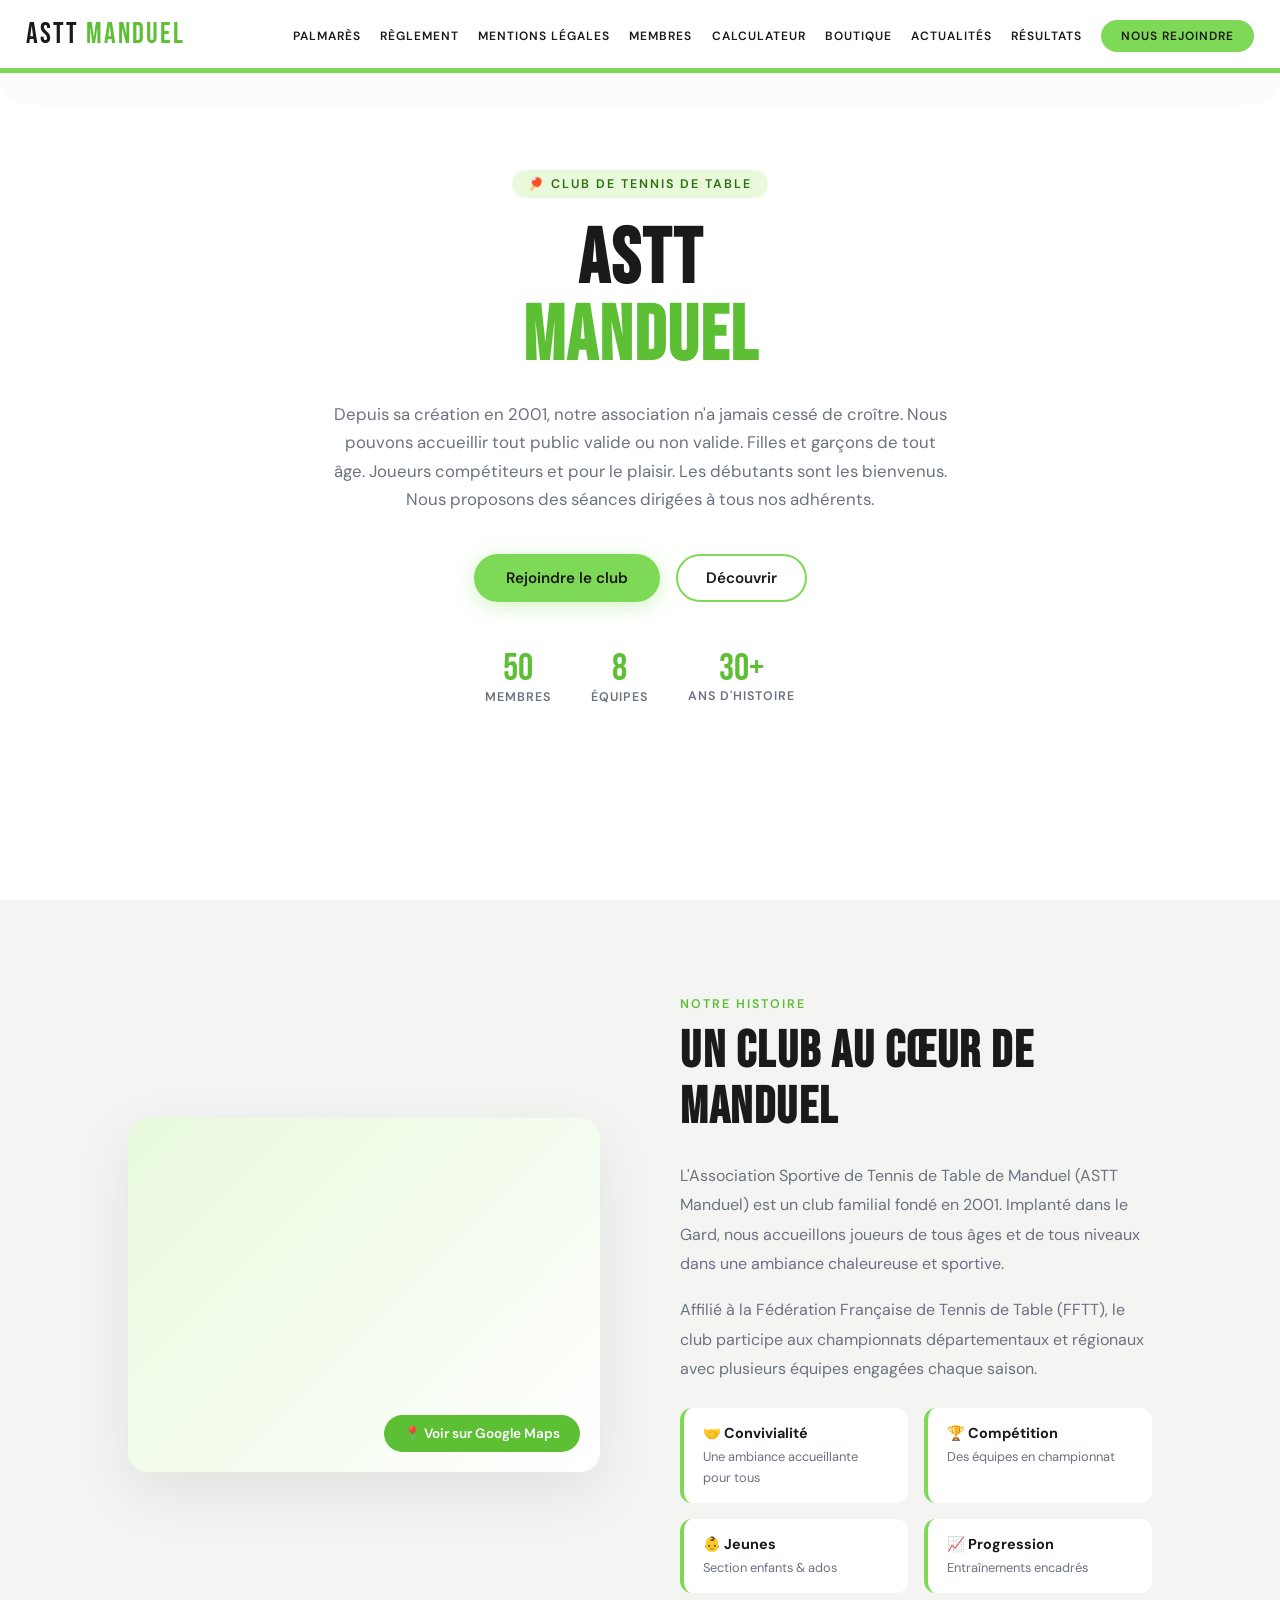
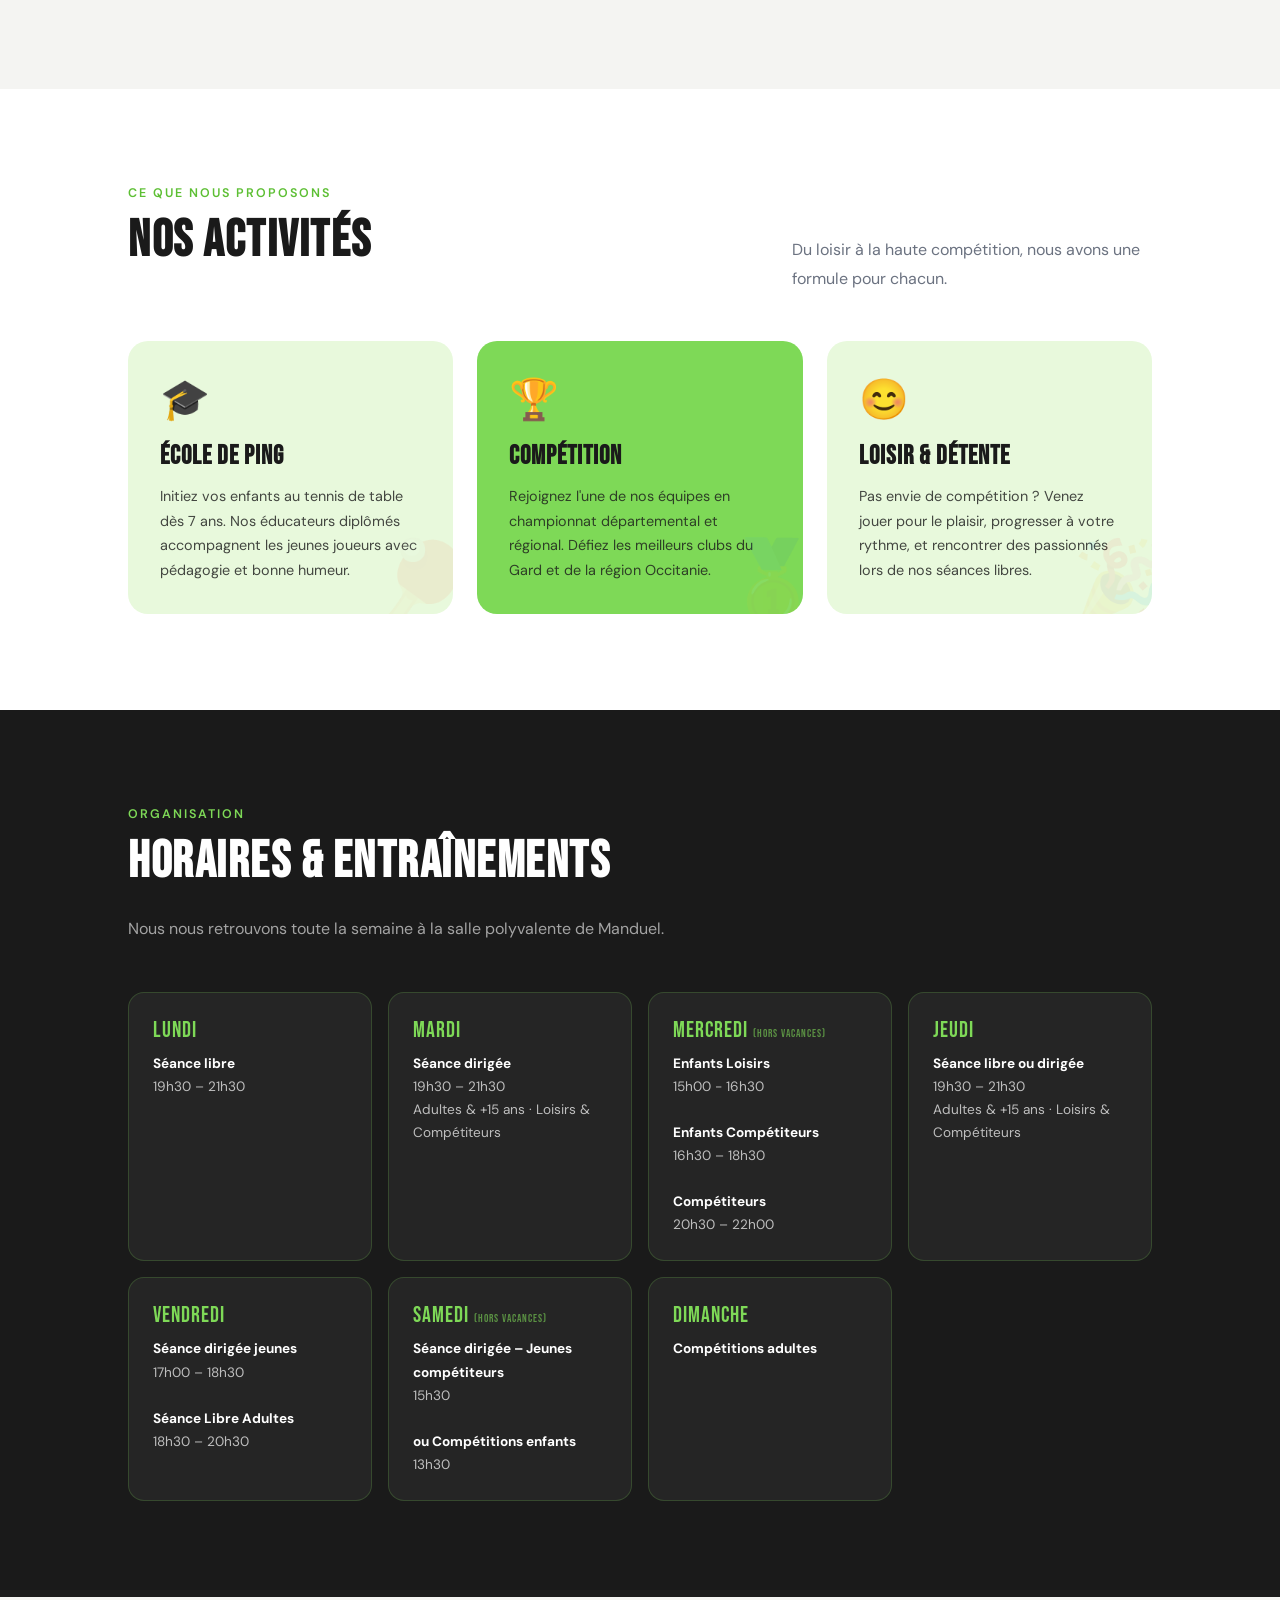
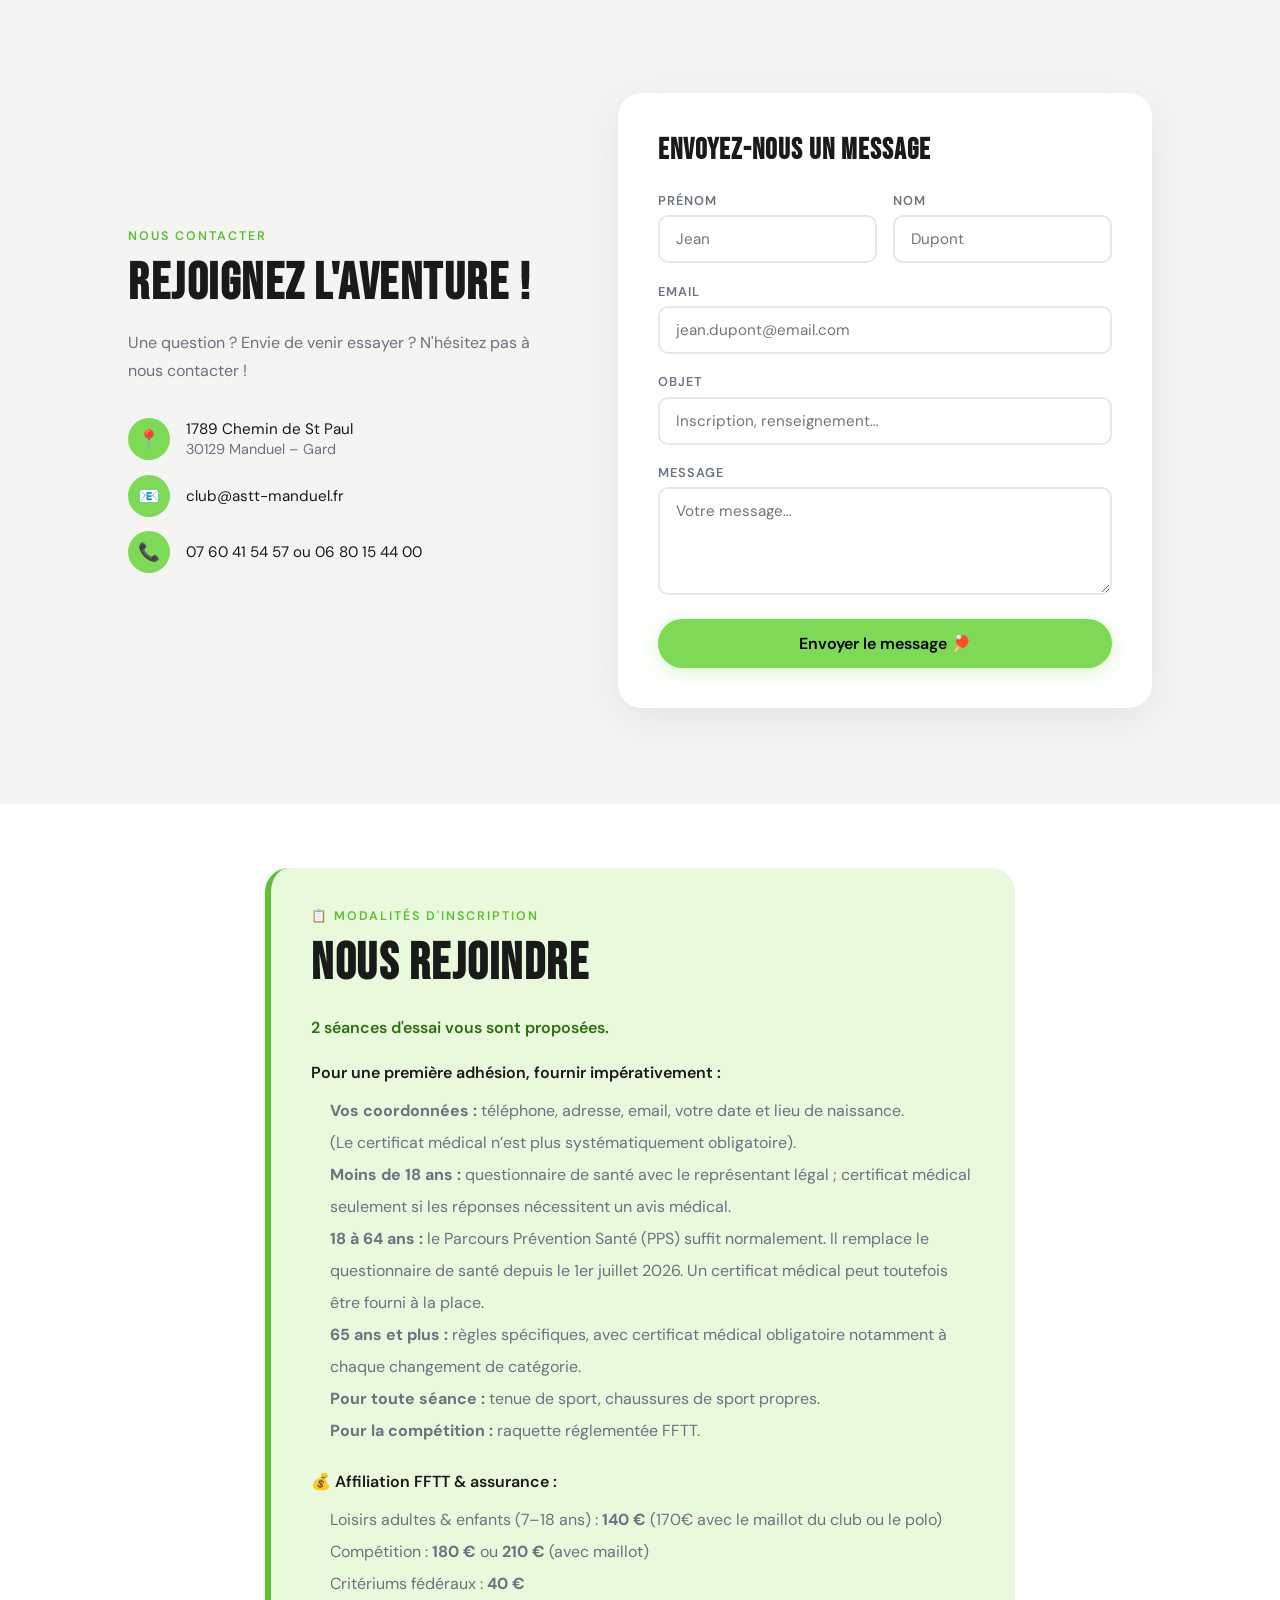
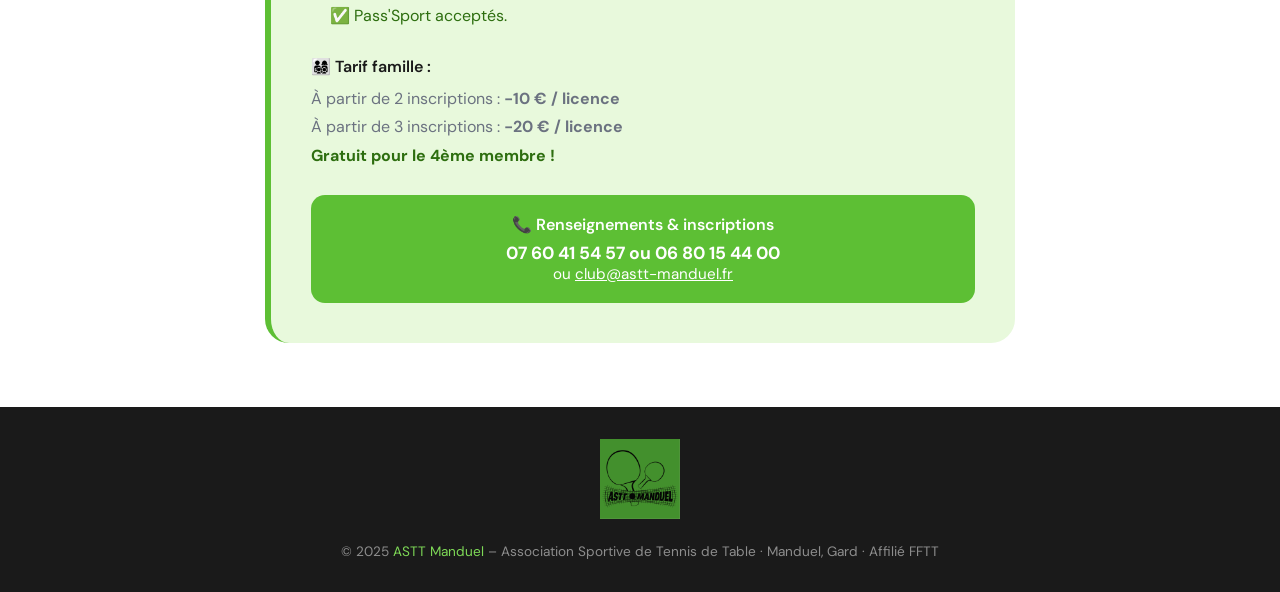
<file: index.html>
<!DOCTYPE html>
<html lang="fr">
<head>
  <meta charset="UTF-8" />
  <meta name="viewport" content="width=device-width, initial-scale=1.0" />
  <title>ASTT Manduel – Club de Tennis de Table</title>
  <link href="https://fonts.googleapis.com/css2?family=Bebas+Neue&family=DM+Sans:ital,wght@0,300;0,400;0,600;1,300&display=swap" rel="stylesheet" />
  <link rel="stylesheet" href="css/style.css" />
</head>
<body>

<!-- ══════════════════════════════════════════
     PANNEAU PALMARÈS
     ══════════════════════════════════════════ -->
<div id="palmares-panel" class="panel">
  <div class="panel-inner" style="display:grid; grid-template-columns:1fr 1fr; gap:4rem;">

    <!-- Historique -->
    <div>
      <div class="section-tag">📖 Notre histoire</div>
      <h2 style="font-size:2rem; margin-bottom:1.5rem;">Historique</h2>

      <p style="font-weight:700; color:var(--text); margin-bottom:1rem;">🗓️ Création de l'association</p>
      <p style="color:var(--muted); margin-bottom:1.5rem; line-height:1.8;">
        Fondée le <strong>10 juillet 2001</strong> par <strong>Simone SALETÈS</strong> et <strong>Pierre MARTIN</strong>.
      </p>

      <p style="font-weight:700; color:var(--text); margin-bottom:1rem;">👤 Les Présidents</p>
      <ul style="list-style:none; padding:0; color:var(--muted); line-height:2.2;">
        <li><span style="color:var(--green-mid); font-weight:700; margin-right:.75rem;">2001–2003</span> Pierre MARTIN</li>
        <li><span style="color:var(--green-mid); font-weight:700; margin-right:.75rem;">2003–2008</span> Ludovic GUIOT</li>
        <li><span style="color:var(--green-mid); font-weight:700; margin-right:.75rem;">2008–2010</span> Alain AVESQUE</li>
        <li><span style="color:var(--green-mid); font-weight:700; margin-right:.75rem;">2010–2013</span> Jean-Michel HEISSAT</li>
        <li><span style="color:var(--green-mid); font-weight:700; margin-right:.75rem;">2013–2024</span> Ludovic GUIOT</li>
        <li><span style="color:var(--green-mid); font-weight:700; margin-right:.75rem;">2025–auj.</span> Olivier CARRERAS</li>
      </ul>
    </div>

    <!-- Palmarès -->
    <div>
      <div class="section-tag">🏆 Nos titres</div>
      <h2 style="font-size:2rem; margin-bottom:1.5rem;">Palmarès par équipe</h2>
      <ul style="list-style:none; padding:0; color:var(--muted); line-height:2.1; font-size:.92rem;">
        <li><span style="color:var(--green-mid); font-weight:700; margin-right:.75rem;">2006–07</span> Coupe du Fair-Play</li>
        <li><span style="color:var(--green-mid); font-weight:700; margin-right:.75rem;">2007–08</span> Accession en D1 du Gard</li>
        <li><span style="color:var(--green-mid); font-weight:700; margin-right:.75rem;">2008–09</span> Accession en Régionale 3</li>
        <li><span style="color:var(--green-mid); font-weight:700; margin-right:.75rem;">2009–10</span> Vainqueur Coupe Vétéran</li>
        <li><span style="color:var(--green-mid); font-weight:700; margin-right:.75rem;">2010–11</span> Vainqueur Coupe Vétéran</li>
        <li><span style="color:var(--green-mid); font-weight:700; margin-right:.75rem;">2011–12</span> Vainqueur Coupe CS · Accession Régionale 3</li>
        <li><span style="color:var(--green-mid); font-weight:700; margin-right:.75rem;">2012–13</span> Vainqueur Coupe Vétéran</li>
        <li><span style="color:var(--green-mid); font-weight:700; margin-right:.75rem;">2014–15</span> Vainqueur Coupe CS</li>
        <li><span style="color:var(--green-mid); font-weight:700; margin-right:.75rem;">2015–16</span> Accession en D2 du Gard</li>
        <li><span style="color:var(--green-mid); font-weight:700; margin-right:.75rem;">2016–17</span> Accession Régionale 3 & D1 du Gard</li>
        <li><span style="color:var(--green-mid); font-weight:700; margin-right:.75rem;">2017–18</span> Accession en Régionale 2</li>
        <li><span style="color:var(--green-mid); font-weight:700; margin-right:.75rem;">2018–19</span> Accession en D1 & D2 du Gard</li>
        <li><span style="color:var(--green-mid); font-weight:700; margin-right:.75rem;">2019–20</span> Accession Régionale 4</li>
        <li><span style="color:var(--green-mid); font-weight:700; margin-right:.75rem;">2020–21</span> 🏅 Obtention des Labels FFTT</li>
        <li><span style="color:var(--green-mid); font-weight:700; margin-right:.75rem;">2021–22</span> 🥇 Champion du Gard D1 & D2 · Championnat jeunes</li>
        <li><span style="color:var(--green-mid); font-weight:700; margin-right:.75rem;">2022–23</span> 🥇 Champion du Gard D2 jeunes · Champion sénior D1 · Accession Régionale 4</li>
        <li><span style="color:var(--green-mid); font-weight:700; margin-right:.75rem;">2023–24</span> 🥇 Champion du Gard D1 · Accession en D1</li>
        <li><span style="color:var(--green-mid); font-weight:700; margin-right:.75rem;">2024–25</span> 🥇 Champion du Gard D2 & D3 jeunes · Accession Régionale 2 · Accession 2 équipes en D2 · Vainqueur –13 ans Challenge R.Gatien · Vainqueur Finales classement dép. H12</li>
        <li><span style="color:var(--green-mid); font-weight:700; margin-right:.75rem;">2025–26</span> 🥇 Champion du Gard D1 Vétérans / – 2000 points</li>
      </ul>
    </div>

  </div>
  <div style="text-align:center; padding-bottom:1.5rem;">
    <button class="panel-close-btn" onclick="togglePanel('palmares-panel')">✕ Fermer</button>
  </div>
</div>

<!-- ══════════════════════════════════════════
     PANNEAU RÈGLEMENT
     ══════════════════════════════════════════ -->
<div id="reglement-panel" class="panel">
  <div class="panel-inner">
    <div class="section-tag">📜 Vie du club</div>
    <h2 style="font-size:2rem; margin-bottom:2rem;">Règlement intérieur</h2>

    <div style="display:grid; grid-template-columns:1fr 1fr; gap:3rem; font-size:.92rem; color:var(--muted); line-height:1.85;">

      <!-- Colonne gauche -->
      <div>
        <h3 style="color:var(--text); font-family:'Bebas Neue',sans-serif; font-size:1.3rem; letter-spacing:1px; margin-bottom:.5rem;">Art. 1 – But du règlement</h3>
        <p style="margin-bottom:1.5rem;">Le règlement précise le fonctionnement de l'ASTT Manduel. Il est remis à chaque adhérent lors de la prise de licence. Toute modification sera notifiée aux adhérents. Il est consultable au bureau du club et sur le site internet.</p>

        <h3 style="color:var(--text); font-family:'Bebas Neue',sans-serif; font-size:1.3rem; letter-spacing:1px; margin-bottom:.5rem;">Art. 2 – Respect du règlement</h3>
        <p style="margin-bottom:1.5rem;">L'inscription au club vaut acceptation des statuts et du règlement. Toute violation pourra faire l'objet de sanctions par le bureau directeur.</p>

        <h3 style="color:var(--text); font-family:'Bebas Neue',sans-serif; font-size:1.3rem; letter-spacing:1px; margin-bottom:.5rem;">Art. 3 – Bureau directeur</h3>
        <p style="margin-bottom:1.5rem;">Élu tous les 4 ans en assemblée générale. Tout adhérent peut poser sa candidature (hors salariés et prestataires).</p>

        <h3 style="color:var(--text); font-family:'Bebas Neue',sans-serif; font-size:1.3rem; letter-spacing:1px; margin-bottom:.5rem;">Art. 4 – Modalités d'inscription</h3>
        <p style="margin-bottom:.5rem;">Toute personne doit posséder une licence FFTT. Fournir :</p>
        <ul style="padding-left:1.2rem; margin-bottom:1.5rem;">
          <li>Adultes : certificat médical valable 3 ans + questionnaire de santé signé chaque saison.</li>
          <li>Mineurs : questionnaire de santé signé par les parents chaque saison.</li>
          <li>Fiche d'inscription complétée.</li>
          <li>Mineurs compétition : fiche d'autorisation d'intervention 1ers secours.</li>
          <li>Paiement de la cotisation complète à l'inscription (possibilité de 4 chèques échelonnés).</li>
        </ul>

        <h3 style="color:var(--text); font-family:'Bebas Neue',sans-serif; font-size:1.3rem; letter-spacing:1px; margin-bottom:.5rem;">Art. 5 – La cotisation</h3>
        <p style="margin-bottom:.5rem;">Forfait comprenant : part fédérale, part ligue, part comité, part d'adhésion au club. Aucun remboursement ne sera effectué.</p>
        <ul style="padding-left:1.2rem; margin-bottom:1.5rem;">
          <li>Licence <strong>compétition</strong> : obligatoire avant la 1ère journée de championnat.</li>
          <li>Licences <strong>loisirs</strong> et <strong>adaptée</strong> : obligatoire après 2 séances d'essai.</li>
          <li>Réajustement en cas de basculement loisir → compétition en cours de saison.</li>
        </ul>

        <h3 style="color:var(--text); font-family:'Bebas Neue',sans-serif; font-size:1.3rem; letter-spacing:1px; margin-bottom:.5rem;">Art. 6 – La salle et le matériel</h3>
        <ul style="padding-left:1.2rem; margin-bottom:1.5rem;">
          <li>Interdit de fumer dans l'enceinte du club.</li>
          <li>Interdit de manger ou boire (boissons sucrées/alcoolisées) dans les aires de jeu.</li>
          <li>Le matériel doit être respecté. Le robot uniquement avec une personne autorisée.</li>
          <li>La salle doit être montée et rangée avant/après chaque entraînement et compétition (samedis 13h15, dimanches 8h).</li>
          <li>Interdit aux moins de 15 ans de déplacer les tables sans adulte.</li>
          <li>Balles ramassées et déchets jetés après chaque séance.</li>
          <li>Gestion des clés : président du club. Interdiction de dupliquer ou prêter sans accord.</li>
        </ul>

        <h3 style="color:var(--text); font-family:'Bebas Neue',sans-serif; font-size:1.3rem; letter-spacing:1px; margin-bottom:.5rem;">Art. 7 – Fréquentation de la salle</h3>
        <p style="margin-bottom:.5rem;">Sont autorisés : adhérents, familles participant à une compétition, joueurs hors club ayant payé la cotisation, personnes extérieures invitées avec accord du bureau.</p>
        <p style="margin-bottom:1.5rem;">La salle est fermée les jours fériés (sauf tournois), pendant les vacances de Noël, et du 14 juillet au 15 août.</p>
      </div>

      <!-- Colonne droite -->
      <div>
        <h3 style="color:var(--text); font-family:'Bebas Neue',sans-serif; font-size:1.3rem; letter-spacing:1px; margin-bottom:.5rem;">Art. 8 – Tenue sportive</h3>
        <p style="margin-bottom:1.5rem;">Tenue sportive obligatoire (short, t-shirt, jogging, chaussures d'intérieur propres). En compétition par équipe : port du maillot du club obligatoire. Douches interdites en semaine.</p>

        <h3 style="color:var(--text); font-family:'Bebas Neue',sans-serif; font-size:1.3rem; letter-spacing:1px; margin-bottom:.5rem;">Art. 9 – Club house et bureaux</h3>
        <p style="margin-bottom:1.5rem;">Le matériel de restauration est à disposition. Les lieux doivent rester propres et rangés. L'ordinateur est réservé aux personnes désignées par le bureau. La consommation d'alcool est uniquement autorisée lors des pots de l'amitié après compétitions ou tournois.</p>

        <h3 style="color:var(--text); font-family:'Bebas Neue',sans-serif; font-size:1.3rem; letter-spacing:1px; margin-bottom:.5rem;">Art. 10 – Internet</h3>
        <p style="margin-bottom:1.5rem;">Site : <strong>www.astt-manduel.fr</strong> · Mail : <strong>club@astt-manduel.fr</strong><br>Les infos sont disponibles sur le panneau de la salle, le site internet et les groupes WhatsApp. L'adhérent s'engage à consulter régulièrement ses messages.</p>

        <h3 style="color:var(--text); font-family:'Bebas Neue',sans-serif; font-size:1.3rem; letter-spacing:1px; margin-bottom:.5rem;">Art. 11 – Assurance, vols et dégradations</h3>
        <p style="margin-bottom:1.5rem;">La licence couvre les joueurs en cas d'accident (assurance FFTT). Des assurances complémentaires restent possibles. L'ASTT Manduel ne peut être tenue responsable des vols ou dégradations d'effets personnels.</p>

        <h3 style="color:var(--text); font-family:'Bebas Neue',sans-serif; font-size:1.3rem; letter-spacing:1px; margin-bottom:.5rem;">Art. 12 – Les compétitions</h3>
        <p style="margin-bottom:.5rem;">Le bureau désigne les capitaines d'équipe. Le joueur doit :</p>
        <ul style="padding-left:1.2rem; margin-bottom:1.5rem;">
          <li>Participer aux compétitions pour lesquelles il s'est inscrit.</li>
          <li>Prévenir le capitaine le plus tôt possible en cas d'absence.</li>
          <li>Respecter les règles et avoir l'esprit sportif.</li>
          <li>Donner une bonne image du club (accueil, respect de l'adversaire, de l'arbitre).</li>
          <li>Chaque parent s'engage à assurer plusieurs déplacements.</li>
        </ul>

        <h3 style="color:var(--text); font-family:'Bebas Neue',sans-serif; font-size:1.3rem; letter-spacing:1px; margin-bottom:.5rem;">Art. 13 – Les séances dirigées</h3>
        <p style="margin-bottom:1.5rem;">Entraîneur rémunéré : carte professionnelle obligatoire. Entraîneur bénévole : diplôme minimum (initiateur de club). Brevet d'état : cotisation gratuite. Pas de séances dirigées pendant les vacances scolaires (stages possibles si intervenant diplômé). Mercredis limités à 40 enfants pour 2 éducateurs.</p>

        <h3 style="color:var(--text); font-family:'Bebas Neue',sans-serif; font-size:1.3rem; letter-spacing:1px; margin-bottom:.5rem;">Art. 14 – Les déplacements</h3>
        <p style="margin-bottom:1.5rem;">Hors département : remboursement péages et essence au-delà de 100 km aller. Dans le département : document cerfa disponible sur demande pour déduction fiscale.</p>

        <h3 style="color:var(--text); font-family:'Bebas Neue',sans-serif; font-size:1.3rem; letter-spacing:1px; margin-bottom:.5rem;">Art. 15 – Sécurité</h3>
        <p style="margin-bottom:1.5rem;">Les représentants légaux des mineurs doivent s'assurer de la présence de l'entraîneur. En dehors des entraînements, les mineurs restent sous la responsabilité de leurs représentants légaux.</p>

        <h3 style="color:var(--text); font-family:'Bebas Neue',sans-serif; font-size:1.3rem; letter-spacing:1px; margin-bottom:.5rem;">Art. 16 – Les sanctions</h3>
        <p style="margin-bottom:.5rem;">Sanctions possibles : avertissement, exclusion temporaire ou définitive. Motifs : comportement antisportif, dégradations, propos injurieux, actions portant préjudice au club.</p>
        <p style="margin-bottom:1.5rem;">Les amendes dues à des manquements au règlement fédéral (cartons jaunes/rouges) sont à la charge des joueurs. Aucun remboursement en cas d'exclusion.</p>

        <p style="font-size:.8rem; color:var(--muted); font-style:italic; border-top:1px solid #e5e7eb; padding-top:1rem;">
          Association régie par la loi du 01.07.1901 – JO n° 586 du 10.07.2001<br>
          Récépissé de Déclaration n° W302003021
        </p>
      </div>

    </div>
  </div>
  <div style="text-align:center; padding-bottom:1.5rem;">
    <button class="panel-close-btn" onclick="togglePanel('reglement-panel')">✕ Fermer</button>
  </div>
</div>

<!-- ══════════════════════════════════════════
     PANNEAU MENTIONS LÉGALES
     ══════════════════════════════════════════ -->
<div id="mentions-panel" class="panel">
  <div class="panel-inner" style="max-width:800px; margin:0 auto;">
    <div class="section-tag">⚖️ Informations légales</div>
    <h2 style="font-size:2rem; margin-bottom:2rem;">Mentions légales</h2>

    <div style="display:flex; flex-direction:column; gap:1.5rem; font-size:.95rem; color:var(--muted); line-height:1.85;">

      <div style="background:var(--green-pale); border-left:4px solid var(--green-mid); border-radius:0 12px 12px 0; padding:1.2rem 1.5rem;">
        <p style="font-weight:700; color:var(--text); margin-bottom:.4rem;">🏢 Siège social</p>
        <p>Association Sportive de Tennis de Table Manduel <strong>« ASTT MANDUEL »</strong><br>
        2A Rue Beausoleil – 30129 Manduel</p>
      </div>

      <div style="background:var(--green-pale); border-left:4px solid var(--green-mid); border-radius:0 12px 12px 0; padding:1.2rem 1.5rem;">
        <p style="font-weight:700; color:var(--text); margin-bottom:.4rem;">📬 Secrétariat & Correspondance</p>
        <p>
          Tél. : <strong>07 82 94 18 67</strong> ou <strong>06 77 27 83 40</strong><br>
          E-mail : <a href="mailto:club@astt-manduel.fr" style="color:var(--green-mid); font-weight:600;">club@astt-manduel.fr</a>
        </p>
      </div>

      <div style="background:var(--green-pale); border-left:4px solid var(--green-mid); border-radius:0 12px 12px 0; padding:1.2rem 1.5rem;">
        <p style="font-weight:700; color:var(--text); margin-bottom:.4rem;">📍 Adresse de la salle</p>
        <p>1789 Chemin de St Paul – 30129 Manduel</p>
      </div>

      <div style="background:var(--green-pale); border-left:4px solid var(--green-mid); border-radius:0 12px 12px 0; padding:1.2rem 1.5rem;">
        <p style="font-weight:700; color:var(--text); margin-bottom:.4rem;">🔢 Numéro SIRET</p>
        <p><strong>479 523 656 00011</strong></p>
      </div>

      <p style="font-size:.8rem; font-style:italic; border-top:1px solid #e5e7eb; padding-top:1rem;">
        Association régie par la loi du 01.07.1901 – JO n° 586 du 10.07.2001 · Récépissé de Déclaration n° W302003021
      </p>

    </div>
  </div>
  <div style="text-align:center; padding-bottom:1.5rem;">
    <button class="panel-close-btn" onclick="togglePanel('mentions-panel')">✕ Fermer</button>
  </div>
</div>

<!-- ══════════════════════════════════════════
     NAV
     ══════════════════════════════════════════ -->
<nav>
  <div class="logo"><a href="index.html" style="text-decoration:none;color:inherit;">ASTT <span>Manduel</span></a></div>
  <button class="hamburger" onclick="toggleMenu()" id="hamburger">☰</button>
  <ul id="nav-menu">
    <li><a href="#" onclick="togglePanel('palmares-panel'); closeMenu(); return false;">Palmarès</a></li>
    <li><a href="#" onclick="togglePanel('reglement-panel'); closeMenu(); return false;">Règlement</a></li>
    <li><a href="#" onclick="togglePanel('mentions-panel'); closeMenu(); return false;">Mentions légales</a></li>
    <li><a href="membres.html">Membres</a></li>
    <li><a href="calculateur.html">Calculateur</a></li>
    <li><a href="boutique.html">Boutique</a></li>
    <li><a href="activites.html">Actualités</a></li>
    <li><a href="resultats.html">Résultats</a></li>
    <li><a href="#contact" class="nav-cta" onclick="closeMenu()">Nous rejoindre</a></li>
  </ul>
</nav>

<!-- ══════════════════════════════════════════
     HERO
     ══════════════════════════════════════════ -->
<section id="hero">
  <div class="hero-left">
    <div class="hero-tag">🏓 Club de Tennis de Table</div>
    <h1>ASTT<br><span class="accent">Manduel</span></h1>
    <p class="hero-sub">
      Depuis sa création en 2001, notre association n'a jamais cessé de croître. Nous pouvons accueillir tout public valide ou non valide. Filles et garçons de tout âge. Joueurs compétiteurs et pour le plaisir. Les débutants sont les bienvenus.
      Nous proposons des séances dirigées à tous nos adhérents.
    </p>
    <div class="hero-actions">
      <a href="#contact" class="btn-primary">Rejoindre le club</a>
      <a href="#activites" class="btn-outline">Découvrir</a>
    </div>
    <div class="hero-stats">
      <div>
        <div class="stat-num">50</div>
        <div class="stat-label">Membres</div>
      </div>
      <div>
        <div class="stat-num">8</div>
        <div class="stat-label">Équipes</div>
      </div>
      <div>
        <div class="stat-num">30+</div>
        <div class="stat-label">Ans d'histoire</div>
      </div>
    </div>
  </div>
</section>

<!-- ══════════════════════════════════════════
     LE CLUB
     ══════════════════════════════════════════ -->
<section id="about">
  <a href="https://maps.google.com/?q=1789+Chemin+de+St+Paul,+30129+Manduel" target="_blank" class="about-img" style="text-decoration:none; cursor:pointer; display:block;">
    <iframe
      src="https://www.google.com/maps/embed?pb=!1m18!1m12!1m3!1d2879.0052724756474!2d4.469715776163349!3d43.81425004199962!2m3!1f0!2f0!3f0!3m2!1i1024!2i768!4f13.1!3m3!1m2!1s0x12b5d3d232d2c9bf%3A0xe25afae34f3896c5!2s1719%20Chem.%20de%20Saint-Paul%2C%2030129%20Manduel!5e0!3m2!1sfr!2sfr!4v1775394652589!5m2!1sfr!2sfr"
      width="100%"
      height="100%"
      style="border:0; position:absolute; inset:0; pointer-events:none;"
      allowfullscreen=""
      loading="lazy"
      referrerpolicy="no-referrer-when-downgrade">
    </iframe>
    <div class="about-badge">📍 Voir sur Google Maps</div>
  </a>
  <div class="about-text">
    <div class="section-tag">Notre histoire</div>
    <h2>Un club au cœur de Manduel</h2>
    <p>L'Association Sportive de Tennis de Table de Manduel (ASTT Manduel) est un club familial fondé en 2001. Implanté dans le Gard, nous accueillons joueurs de tous âges et de tous niveaux dans une ambiance chaleureuse et sportive.</p>
    <p>Affilié à la Fédération Française de Tennis de Table (FFTT), le club participe aux championnats départementaux et régionaux avec plusieurs équipes engagées chaque saison.</p>
    <div class="values-grid">
      <div class="value-item">
        <strong>🤝 Convivialité</strong>
        <span>Une ambiance accueillante pour tous</span>
      </div>
      <div class="value-item">
        <strong>🏆 Compétition</strong>
        <span>Des équipes en championnat</span>
      </div>
      <div class="value-item">
        <strong>👶 Jeunes</strong>
        <span>Section enfants & ados</span>
      </div>
      <div class="value-item">
        <strong>📈 Progression</strong>
        <span>Entraînements encadrés</span>
      </div>
    </div>
  </div>
</section>

<!-- ══════════════════════════════════════════
     ACTIVITÉS
     ══════════════════════════════════════════ -->
<section id="activites">
  <div class="act-header">
    <div>
      <div class="section-tag">Ce que nous proposons</div>
      <h2>Nos activités</h2>
    </div>
    <p class="section-intro" style="max-width:360px;">Du loisir à la haute compétition, nous avons une formule pour chacun.</p>
  </div>
  <div class="cards-grid">
    <div class="card card-1">
      <div class="card-icon">🎓</div>
      <h3>École de Ping</h3>
      <p>Initiez vos enfants au tennis de table dès 7 ans. Nos éducateurs diplômés accompagnent les jeunes joueurs avec pédagogie et bonne humeur.</p>
      <div class="card-deco">🏓</div>
    </div>
    <div class="card card-2">
      <div class="card-icon">🏆</div>
      <h3>Compétition</h3>
      <p>Rejoignez l'une de nos équipes en championnat départemental et régional. Défiez les meilleurs clubs du Gard et de la région Occitanie.</p>
      <div class="card-deco">🥇</div>
    </div>
    <div class="card card-3">
      <div class="card-icon">😊</div>
      <h3>Loisir & Détente</h3>
      <p>Pas envie de compétition ? Venez jouer pour le plaisir, progresser à votre rythme, et rencontrer des passionnés lors de nos séances libres.</p>
      <div class="card-deco">🎉</div>
    </div>
  </div>
</section>

<!-- ══════════════════════════════════════════
     HORAIRES
     ══════════════════════════════════════════ -->
<section id="horaires">
  <div class="section-tag">Organisation</div>
  <h2>Horaires & Entraînements</h2>
  <p class="section-intro">Nous nous retrouvons toute la semaine à la salle polyvalente de Manduel.</p>
  <div class="horaires-grid">
    <div class="horaire-card">
      <div class="horaire-jour">Lundi</div>
      <div class="horaire-detail">
        <strong>Séance libre</strong><br>
        19h30 – 21h30
      </div>
    </div>
    <div class="horaire-card">
      <div class="horaire-jour">Mardi</div>
      <div class="horaire-detail">
        <strong>Séance dirigée</strong><br>
        19h30 – 21h30<br>
        Adultes & +15 ans · Loisirs & Compétiteurs
      </div>
    </div>
    <div class="horaire-card">
      <div class="horaire-jour">Mercredi <span style="font-size:.7rem;opacity:.6">(hors vacances)</span></div>
      <div class="horaire-detail">
        <strong>Enfants Loisirs</strong><br>
        15h00 - 16h30<br><br>
        <strong>Enfants Compétiteurs</strong><br>
        16h30 – 18h30<br><br>
        <strong>Compétiteurs</strong><br>
        20h30 – 22h00
      </div>
    </div>
    <div class="horaire-card">
      <div class="horaire-jour">Jeudi</div>
      <div class="horaire-detail">
        <strong>Séance libre ou dirigée</strong><br>
        19h30 – 21h30<br>
        Adultes & +15 ans · Loisirs & Compétiteurs
      </div>
    </div>
    <div class="horaire-card">
      <div class="horaire-jour">Vendredi</div>
      <div class="horaire-detail">
        <strong>Séance dirigée jeunes</strong><br>
        17h00 – 18h30<br><br>
        <strong>Séance Libre Adultes</strong><br>
        18h30 – 20h30
      </div>
    </div>
    <div class="horaire-card">
      <div class="horaire-jour">Samedi <span style="font-size:.7rem;opacity:.6">(hors vacances)</span></div>
      <div class="horaire-detail">
        <strong>Séance dirigée – Jeunes compétiteurs</strong><br>
        15h30<br><br>
        <strong>ou Compétitions enfants</strong><br>
        13h30
      </div>
    </div>
    <div class="horaire-card">
      <div class="horaire-jour">Dimanche</div>
      <div class="horaire-detail">
        <strong>Compétitions adultes</strong>
      </div>
    </div>
  </div>
</section>

<!-- ══════════════════════════════════════════
     CONTACT
     ══════════════════════════════════════════ -->
<section id="contact">
  <div class="contact-info">
    <div class="section-tag">Nous contacter</div>
    <h2>Rejoignez l'aventure !</h2>
    <p>Une question ? Envie de venir essayer ? N'hésitez pas à nous contacter !</p>
    <div class="contact-details">
      <div class="contact-detail">
        <div class="contact-detail-icon">📍</div>
        <div>1789 Chemin de St Paul<br><span style="color:var(--muted);font-size:.9rem">30129 Manduel – Gard</span></div>
      </div>
      <div class="contact-detail">
        <div class="contact-detail-icon">📧</div>
        <div>club@astt-manduel.fr</div>
      </div>
      <div class="contact-detail">
        <div class="contact-detail-icon">📞</div>
        <div>07 60 41 54 57 ou 06 80 15 44 00</div>
      </div>
    </div>
  </div>
  <div class="contact-form">
    <h3>Envoyez-nous un message</h3>
    <form action="https://formspree.io/f/mdappbjz" method="POST">
      <div class="form-row">
        <div class="form-group">
          <label>Prénom</label>
          <input type="text" name="prénom" placeholder="Jean" required />
        </div>
        <div class="form-group">
          <label>Nom</label>
          <input type="text" name="nom" placeholder="Dupont" required />
        </div>
      </div>
      <div class="form-group">
        <label>Email</label>
        <input type="email" name="email" placeholder="jean.dupont@email.com" required />
      </div>
      <div class="form-group">
        <label>Objet</label>
        <input type="text" name="objet" placeholder="Inscription, renseignement…" required />
      </div>
      <div class="form-group">
        <label>Message</label>
        <textarea name="message" rows="4" placeholder="Votre message…" required></textarea>
      </div>
      <button type="submit" class="btn-submit">Envoyer le message 🏓</button>
    </form>
  </div>
</section>

<!-- ══════════════════════════════════════════
     INSCRIPTION
     ══════════════════════════════════════════ -->
<section id="inscription">
  <div class="inscription-box">
    <div class="section-tag">📋 Modalités d'inscription</div>
    <h2 style="margin-bottom:1.5rem;">Nous rejoindre</h2>

    <p style="color:var(--green-dark); font-weight:600; margin-bottom:1.5rem;">
      2 séances d'essai vous sont proposées.
    </p>

    <p style="font-weight:600; margin-bottom:.75rem;">Pour une première adhésion, fournir impérativement :</p>
    <ul>
      <li><strong>Vos coordonnées : </strong> téléphone, adresse, email, votre date et lieu de naissance.</li>
      <li>(Le certificat médical n’est plus systématiquement obligatoire).</li>
      <li><strong>Moins de 18 ans : </strong>questionnaire de santé avec le représentant légal ; certificat médical seulement si les réponses nécessitent un avis médical.</li>
      <li><strong>18 à 64 ans : </strong>le Parcours Prévention Santé (PPS) suffit normalement. Il remplace le questionnaire de santé depuis le 1er juillet 2026. Un certificat médical peut toutefois être fourni à la place.</li>
      <li><strong>65 ans et plus : </strong>règles spécifiques, avec certificat médical obligatoire notamment à chaque changement de catégorie.</li>
      <li><strong>Pour toute séance : </strong> tenue de sport, chaussures de sport propres.</li>
      <li><strong>Pour la compétition : </strong> raquette réglementée FFTT.</li>
    </ul>

    <p style="font-weight:600; margin-bottom:.75rem;">💰 Affiliation FFTT & assurance :</p>
    <ul>
      <li>Loisirs adultes & enfants (7–18 ans) : <strong>140 €</strong> (170€ avec le maillot du club ou le polo)</li>
      <li>Compétition : <strong>180 €</strong> ou <strong>210 €</strong> (avec maillot)</li>
      <li>Critériums fédéraux : <strong>40 €</strong></li>
      <li style="color:var(--green-dark);">✅ Pass'Sport acceptés.</li>
    </ul>

    <p style="font-weight:600; margin-bottom:.5rem;">👨‍👩‍👧‍👦 Tarif famille :</p>
    <p style="color:var(--muted); line-height:1.8; margin-bottom:1.5rem;">
      À partir de 2 inscriptions : <strong>−10 € / licence</strong><br>
      À partir de 3 inscriptions : <strong>−20 € / licence</strong><br>
      <strong style="color:var(--green-dark);">Gratuit pour le 4ème membre !</strong>
    </p>

    <div class="inscription-cta">
      <p style="font-weight:600; font-size:1rem; margin-bottom:.4rem;">📞 Renseignements & inscriptions</p>
      <p style="font-size:1.1rem; font-weight:700;">07 60 41 54 57 ou 06 80 15 44 00</p>
      <p style="font-size:.95rem;">ou <a href="mailto:club@astt-manduel.fr">club@astt-manduel.fr</a></p>
    </div>
  </div>
</section>

<!-- ══════════════════════════════════════════
     FOOTER
     ══════════════════════════════════════════ -->
<footer>
  <img src="img/Logo.png" alt="Logo ASTT Manduel" style="width:80px; margin-bottom:1rem; opacity:.8;" />
  <p>© 2025 <span>ASTT Manduel</span> – Association Sportive de Tennis de Table · Manduel, Gard · Affilié FFTT</p>
</footer>

<!-- ══════════════════════════════════════════
     JAVASCRIPT
     ══════════════════════════════════════════ -->
<script>
  function togglePanel(id) {
    const panel = document.getElementById(id);
    const isOpen = panel.style.maxHeight && panel.style.maxHeight !== '0px';
    document.querySelectorAll('.panel').forEach(p => {
      p.style.maxHeight = '0';
      p.style.overflowY = 'hidden';
    });
    if (!isOpen) {
      panel.style.maxHeight = '80vh';
      panel.style.overflowY = 'auto';
    }
  }

  function toggleMenu() {
    const menu = document.getElementById('nav-menu');
    const hamburger = document.getElementById('hamburger');
    menu.classList.toggle('open');
    hamburger.textContent = menu.classList.contains('open') ? '✕' : '☰';
  }

  function closeMenu() {
    const menu = document.getElementById('nav-menu');
    const hamburger = document.getElementById('hamburger');
    menu.classList.remove('open');
    hamburger.textContent = '☰';
  }
</script>

</body>
</html>
</file>
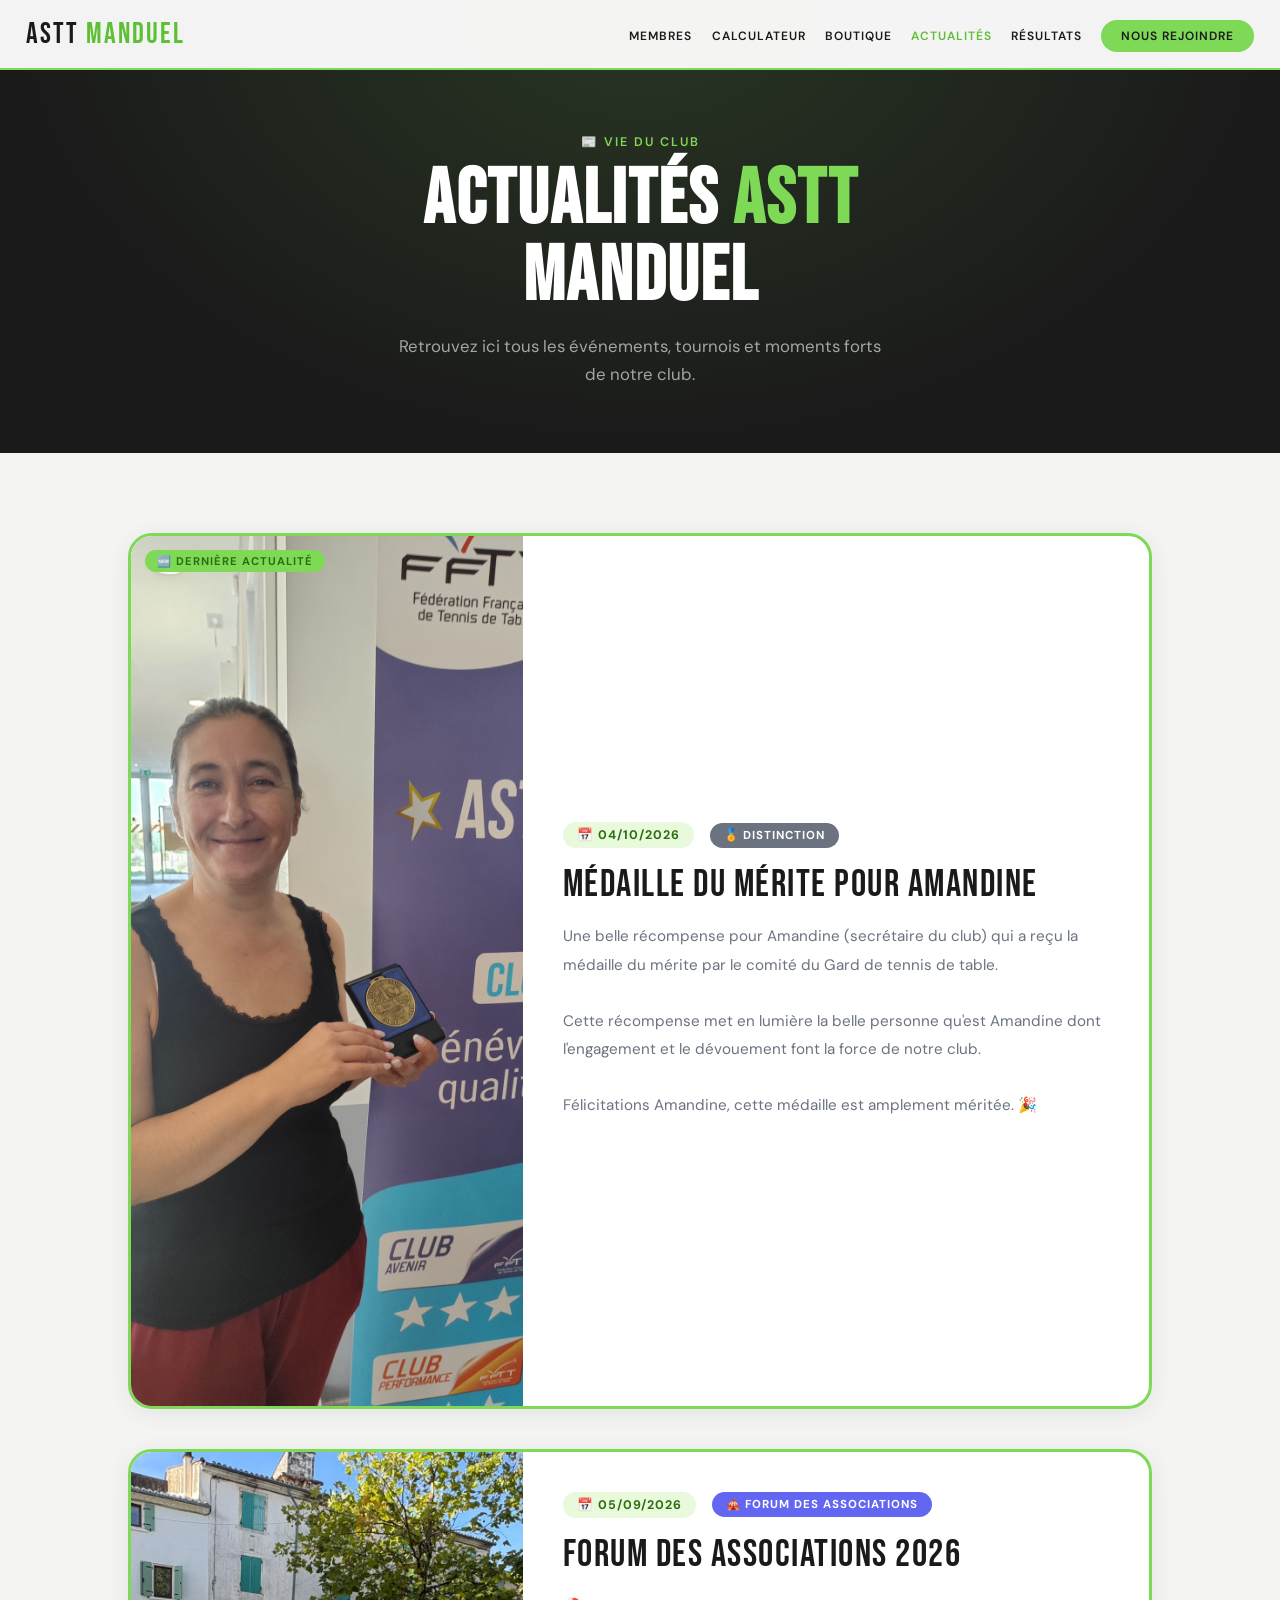
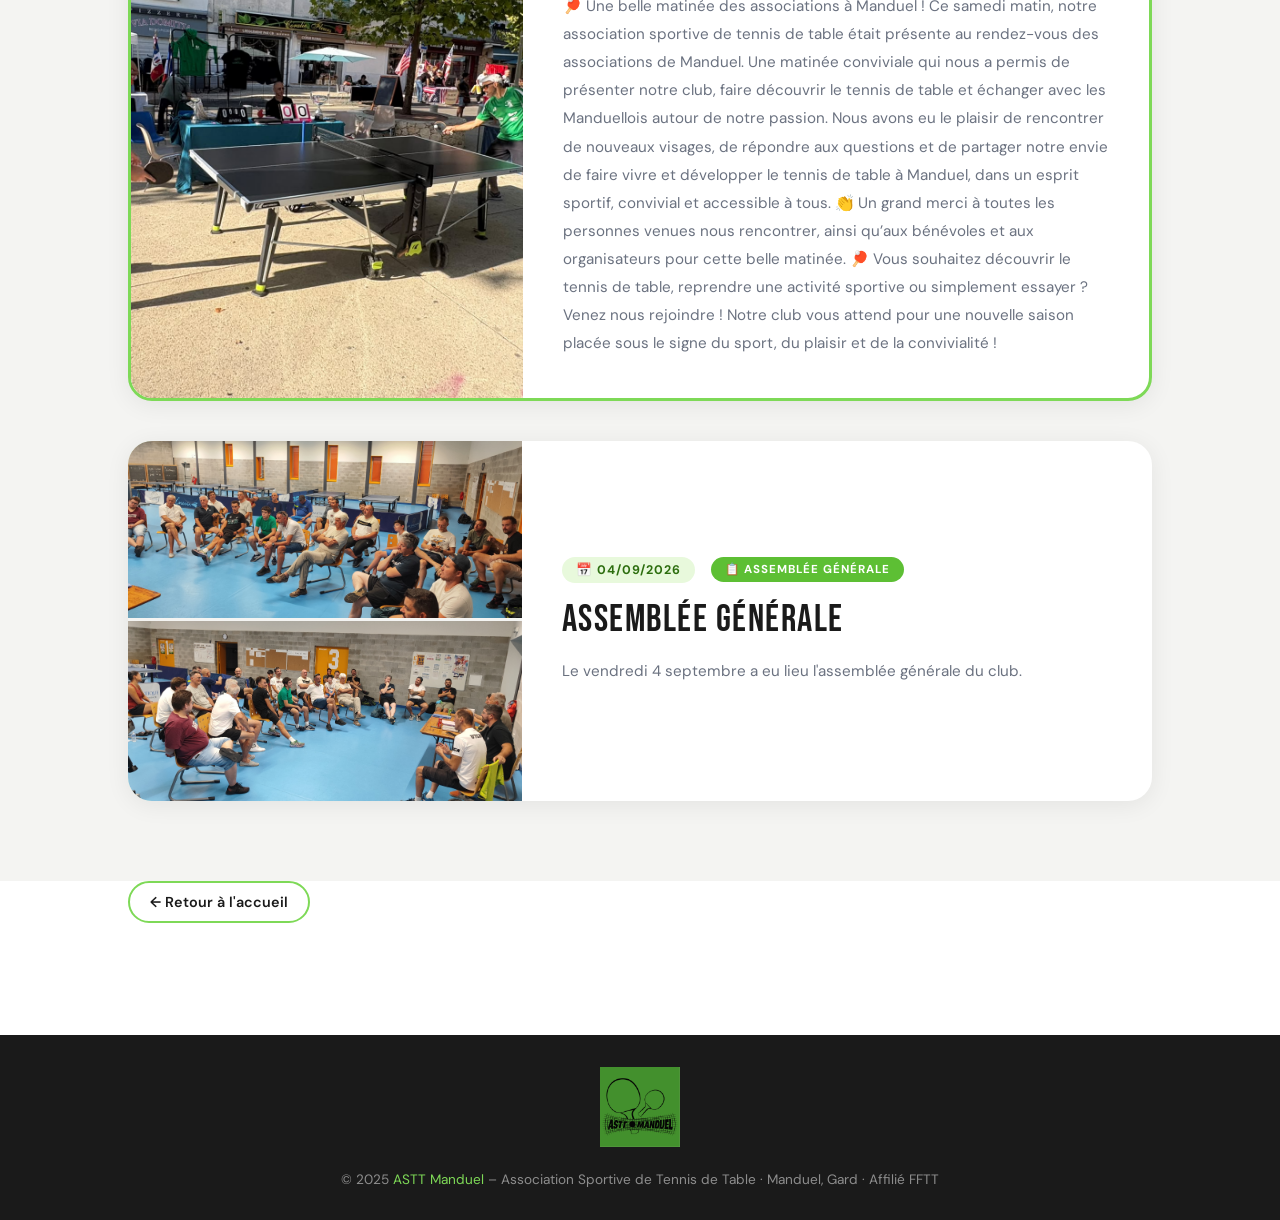
<file: activites.html>
<!DOCTYPE html>
<html lang="fr">
<head>
  <meta charset="UTF-8" />
  <meta name="viewport" content="width=device-width, initial-scale=1.0" />
  <title>Activités – ASTT Manduel</title>
  <link href="https://fonts.googleapis.com/css2?family=Bebas+Neue&family=DM+Sans:ital,wght@0,300;0,400;0,600;1,300&display=swap" rel="stylesheet" />
  <link rel="stylesheet" href="css/style.css" />
  <style>

    /* ── HERO ── */
    .actu-hero {
      padding-top: 70px;
      background: var(--text);
      text-align: center;
      padding-bottom: 4rem;
      position: relative;
      overflow: hidden;
    }

    .actu-hero::before {
      content: '';
      position: absolute;
      inset: 0;
      background: radial-gradient(ellipse at 50% 0%, rgba(126,217,87,.15) 0%, transparent 70%);
    }

    .actu-hero-inner {
      position: relative;
      z-index: 1;
      padding-top: 4rem;
    }

    .actu-hero .section-tag { color: var(--green-light); justify-content: center; display: flex; }

    .actu-hero h1 {
      font-family: 'Bebas Neue', sans-serif;
      font-size: clamp(3rem, 6vw, 5.5rem);
      letter-spacing: 2px;
      line-height: 1;
      margin-bottom: 1rem;
      color: white;
      animation: fadeUp .6s ease both;
    }
    .actu-hero h1 span { color: var(--green-light); }

    .actu-hero p {
      color: rgba(255,255,255,.6);
      font-size: 1.05rem;
      max-width: 500px;
      margin: 0 auto;
      line-height: 1.7;
      animation: fadeUp .6s .1s ease both;
    }

    /* ── CONTAINER ── */
    .actu-container {
      padding: 5rem 10%;
      background: var(--gray);
      display: flex;
      flex-direction: column;
      gap: 2.5rem;
    }

    /* ── FICHE ACTIVITÉ ── */
    .actu-card {
      background: var(--white);
      border-radius: 24px;
      overflow: hidden;
      box-shadow: 0 4px 24px rgba(0,0,0,.07);
      display: grid;
      grid-template-columns: 1fr 1.6fr;
      transition: transform .25s, box-shadow .25s;
    }
    .actu-card:hover {
      transform: translateY(-4px);
      box-shadow: 0 12px 40px rgba(0,0,0,.11);
    }

    /* Photos à gauche */
    .actu-photos {
      display: grid;
      grid-template-rows: 1fr 1fr;
      min-height: 320px;
      background: var(--green-pale);
    }

    .actu-photos.cote-a-cote {
      grid-template-rows: 1fr;
      grid-template-columns: 1fr 1fr;
    }

    .actu-photos.single {
      grid-template-rows: 1fr;
    }

    .actu-photo {
      overflow: hidden;
      position: relative;
    }

    .actu-photo img {
      width: 100%;
      height: 100%;
      object-fit: cover;
      display: block;
      transition: transform .4s ease;
    }
    .actu-card:hover .actu-photo img { transform: scale(1.03); }

    .actu-photo-placeholder {
      width: 100%;
      height: 100%;
      display: flex;
      align-items: center;
      justify-content: center;
      font-size: 4rem;
      opacity: .2;
      background: var(--green-pale);
    }

    /* Séparateur entre 2 photos */
    .actu-photos:not(.single) .actu-photo:first-child {
      border-bottom: 3px solid var(--gray);
    }

    /* Infos à droite */
    .actu-info {
      padding: 2.5rem;
      display: flex;
      flex-direction: column;
      justify-content: center;
    }

    .actu-meta {
      display: flex;
      align-items: center;
      gap: 1rem;
      margin-bottom: 1rem;
      flex-wrap: wrap;
    }

    .actu-date {
      display: inline-flex;
      align-items: center;
      gap: .4rem;
      background: var(--green-pale);
      color: var(--green-dark);
      font-size: .78rem;
      font-weight: 700;
      letter-spacing: 1px;
      text-transform: uppercase;
      padding: 5px 14px;
      border-radius: 50px;
    }

    .actu-badge {
      display: inline-flex;
      align-items: center;
      background: var(--text);
      color: white;
      font-size: .72rem;
      font-weight: 700;
      letter-spacing: 1px;
      text-transform: uppercase;
      padding: 5px 14px;
      border-radius: 50px;
    }

    .actu-badge.tournoi { background: #f59e0b; color: white; }
    .actu-badge.assemblee { background: var(--green-mid); color: white; }
    .actu-badge.forum { background: #6366f1; color: white; }
    .actu-badge.autre { background: var(--muted); color: white; }

    .actu-nom {
      font-family: 'Bebas Neue', sans-serif;
      font-size: clamp(1.8rem, 3vw, 2.5rem);
      letter-spacing: 1.5px;
      line-height: 1.1;
      color: var(--text);
      margin-bottom: 1rem;
    }

    .actu-texte {
      color: var(--muted);
      font-size: .95rem;
      line-height: 1.85;
    }

    /* Badge "La plus récente" */
    .actu-card.recente {
      border: 3px solid var(--green-light);
    }

    .recente-badge {
      position: absolute;
      top: 14px; left: 14px;
      background: var(--green-light);
      color: var(--green-dark);
      font-size: .7rem;
      font-weight: 700;
      letter-spacing: 1px;
      text-transform: uppercase;
      padding: 4px 12px;
      border-radius: 50px;
      z-index: 2;
    }

    /* ── BOUTON RETOUR ── */
    .back-btn {
      display: inline-flex;
      align-items: center;
      gap: .5rem;
      text-decoration: none;
      color: var(--text);
      font-weight: 600;
      font-size: .9rem;
      padding: 10px 20px;
      border: 2px solid var(--green-light);
      border-radius: 50px;
      transition: background .2s, transform .15s;
      margin: 0 10% 3rem;
      width: fit-content;
    }
    .back-btn:hover { background: var(--green-pale); transform: translateX(-4px); }

    /* ── RESPONSIVE ── */
    @media (max-width: 900px) {
      .actu-card {
        grid-template-columns: 1fr;
      }
      .actu-photos {
        min-height: 220px;
        grid-template-rows: 1fr;
      }
      .actu-photos:not(.single) {
        grid-template-columns: 1fr 1fr;
        grid-template-rows: 1fr;
      }
      .actu-photos:not(.single) .actu-photo:first-child {
        border-bottom: none;
        border-right: 3px solid var(--gray);
      }
    }

  </style>
</head>
<body>

<!-- NAV -->
<nav>
  <div class="logo"><a href="index.html" style="text-decoration:none;color:inherit;">ASTT <span>Manduel</span></a></div>
  <button class="hamburger" onclick="toggleMenu()" id="hamburger">☰</button>
  <ul id="nav-menu">
    <li><a href="membres.html">Membres</a></li>
    <li><a href="calculateur.html">Calculateur</a></li>
    <li><a href="boutique.html">Boutique</a></li>
    <li><a href="activites.html" style="color:var(--green-mid);">Actualités</a></li>
    <li><a href="resultats.html">Résultats</a></li>
    <li><a href="index.html#contact" class="nav-cta">Nous rejoindre</a></li>
  </ul>
</nav>

<!-- HERO -->
<div class="actu-hero">
  <div class="actu-hero-inner">
    <div class="section-tag">📰 Vie du club</div>
    <h1>Actualités <span>ASTT</span><br>Manduel</h1>
    <p>Retrouvez ici tous les événements, tournois et moments forts de notre club.</p>
  </div>
</div>

<div class="actu-container">

  <div class="actu-card recente" style="position:relative;">
  <div class="recente-badge">🆕 Dernière actualité</div>

  <div class="actu-photos single">
  <div class="actu-photo">
    <img src="img/activites/medaille-amandine-1.jpg" alt="Médaille du mérite Amandine" />
  </div>
</div>

  <div class="actu-info">
    <div class="actu-meta">
      <div class="actu-date">📅 04/10/2026</div>
      <div class="actu-badge autre">🏅 Distinction</div>
    </div>
    <div class="actu-nom">Médaille du mérite pour Amandine</div>
    <p class="actu-texte">
      Une belle récompense pour Amandine (secrétaire du club) qui a reçu la médaille du mérite par le comité du Gard de tennis de table.<br><br>
      Cette récompense met en lumière la belle personne qu'est Amandine dont l'engagement et le dévouement font la force de notre club.<br><br>
      Félicitations Amandine, cette médaille est amplement méritée. 🎉
    </p>
  </div>
</div>

  <!-- ════════════════════════════════
       FICHE 1 — LA PLUS RÉCENTE : FORUM DES ASSOCIATIONS
       ════════════════════════════════ -->
  <div class="actu-card recente" style="position:relative;">

    <div class="actu-photos single">
  <div class="actu-photo">
    <img src="img/activites/Forum 1.jpg" alt="Forum des associations 2026" />
  </div>
</div>

    <div class="actu-info">
      <div class="actu-meta">
        <div class="actu-date">📅 05/09/2026</div>
        <div class="actu-badge forum">🎪 Forum des associations</div>
      </div>
      <div class="actu-nom">Forum des Associations 2026</div>
      <p class="actu-texte">
        🏓 Une belle matinée des associations à Manduel !

Ce samedi matin, notre association sportive de tennis de table était présente au rendez-vous des associations de Manduel.

Une matinée conviviale qui nous a permis de présenter notre club, faire découvrir le tennis de table et échanger avec les Manduellois autour de notre passion.

Nous avons eu le plaisir de rencontrer de nouveaux visages, de répondre aux questions et de partager notre envie de faire vivre et développer le tennis de table à Manduel, dans un esprit sportif, convivial et accessible à tous.

👏 Un grand merci à toutes les personnes venues nous rencontrer, ainsi qu’aux bénévoles et aux organisateurs pour cette belle matinée.

🏓 Vous souhaitez découvrir le tennis de table, reprendre une activité sportive ou simplement essayer ? Venez nous rejoindre !

Notre club vous attend pour une nouvelle saison placée sous le signe du sport, du plaisir et de la convivialité !
      </p>
    </div>
  </div>

  <!-- ════════════════════════════════
       FICHE 2 — ASSEMBLÉE GÉNÉRALE
       ════════════════════════════════ -->
  <div class="actu-card">

    <div class="actu-photos">
      <div class="actu-photo">
        <img src="img/activites/AG 1.jpg" alt="Assemblée Générale" />
      </div>
      <div class="actu-photo">
        <img src="img/activites/AG 2.jpg" alt="Assemblée Générale" />
      </div>
    </div>

    <div class="actu-info">
      <div class="actu-meta">
        <div class="actu-date">📅 04/09/2026</div>
        <div class="actu-badge assemblee">📋 Assemblée générale</div>
      </div>
      <div class="actu-nom">Assemblée Générale</div>
      <p class="actu-texte">
        Le vendredi 4 septembre a eu lieu l'assemblée générale du club.
      </p>
    </div>
  </div>

</div>

  <!-- ════════════════════════════════
       MODÈLE À COPIER pour ajouter une fiche
       ════════════════════════════════ -->
  <!--
  <div class="actu-card">
    <div class="actu-photos single">   ← "single" si 1 photo, supprimer "single" si 2 photos
      <div class="actu-photo">
        <img src="img/activites/NOMDUFICHIER.jpg" alt="Description" />
      </div>
    </div>
    <div class="actu-info">
      <div class="actu-meta">
        <div class="actu-date">📅 JJ mois AAAA</div>
        <div class="actu-badge tournoi">🏆 Tournoi</div>         ← tournoi / assemblee / forum / autre
      </div>
      <div class="actu-nom">Nom de l'événement</div>
      <p class="actu-texte">Description de l'événement...</p>
    </div>
  </div>
  -->

</div>

<!-- BOUTON RETOUR -->
<a href="index.html" class="back-btn">← Retour à l'accueil</a>

<!-- FOOTER -->
<footer style="margin-top:4rem;">
  <img src="img/Logo.png" alt="Logo ASTT Manduel" style="width:80px; margin-bottom:1rem; opacity:.8;" />
  <p>© 2025 <span>ASTT Manduel</span> – Association Sportive de Tennis de Table · Manduel, Gard · Affilié FFTT</p>
</footer>

<script>
  function toggleMenu() {
    const menu = document.getElementById('nav-menu');
    const hamburger = document.getElementById('hamburger');
    menu.classList.toggle('open');
    hamburger.textContent = menu.classList.contains('open') ? '✕' : '☰';
  }
</script>

</body>
</html>
</file>
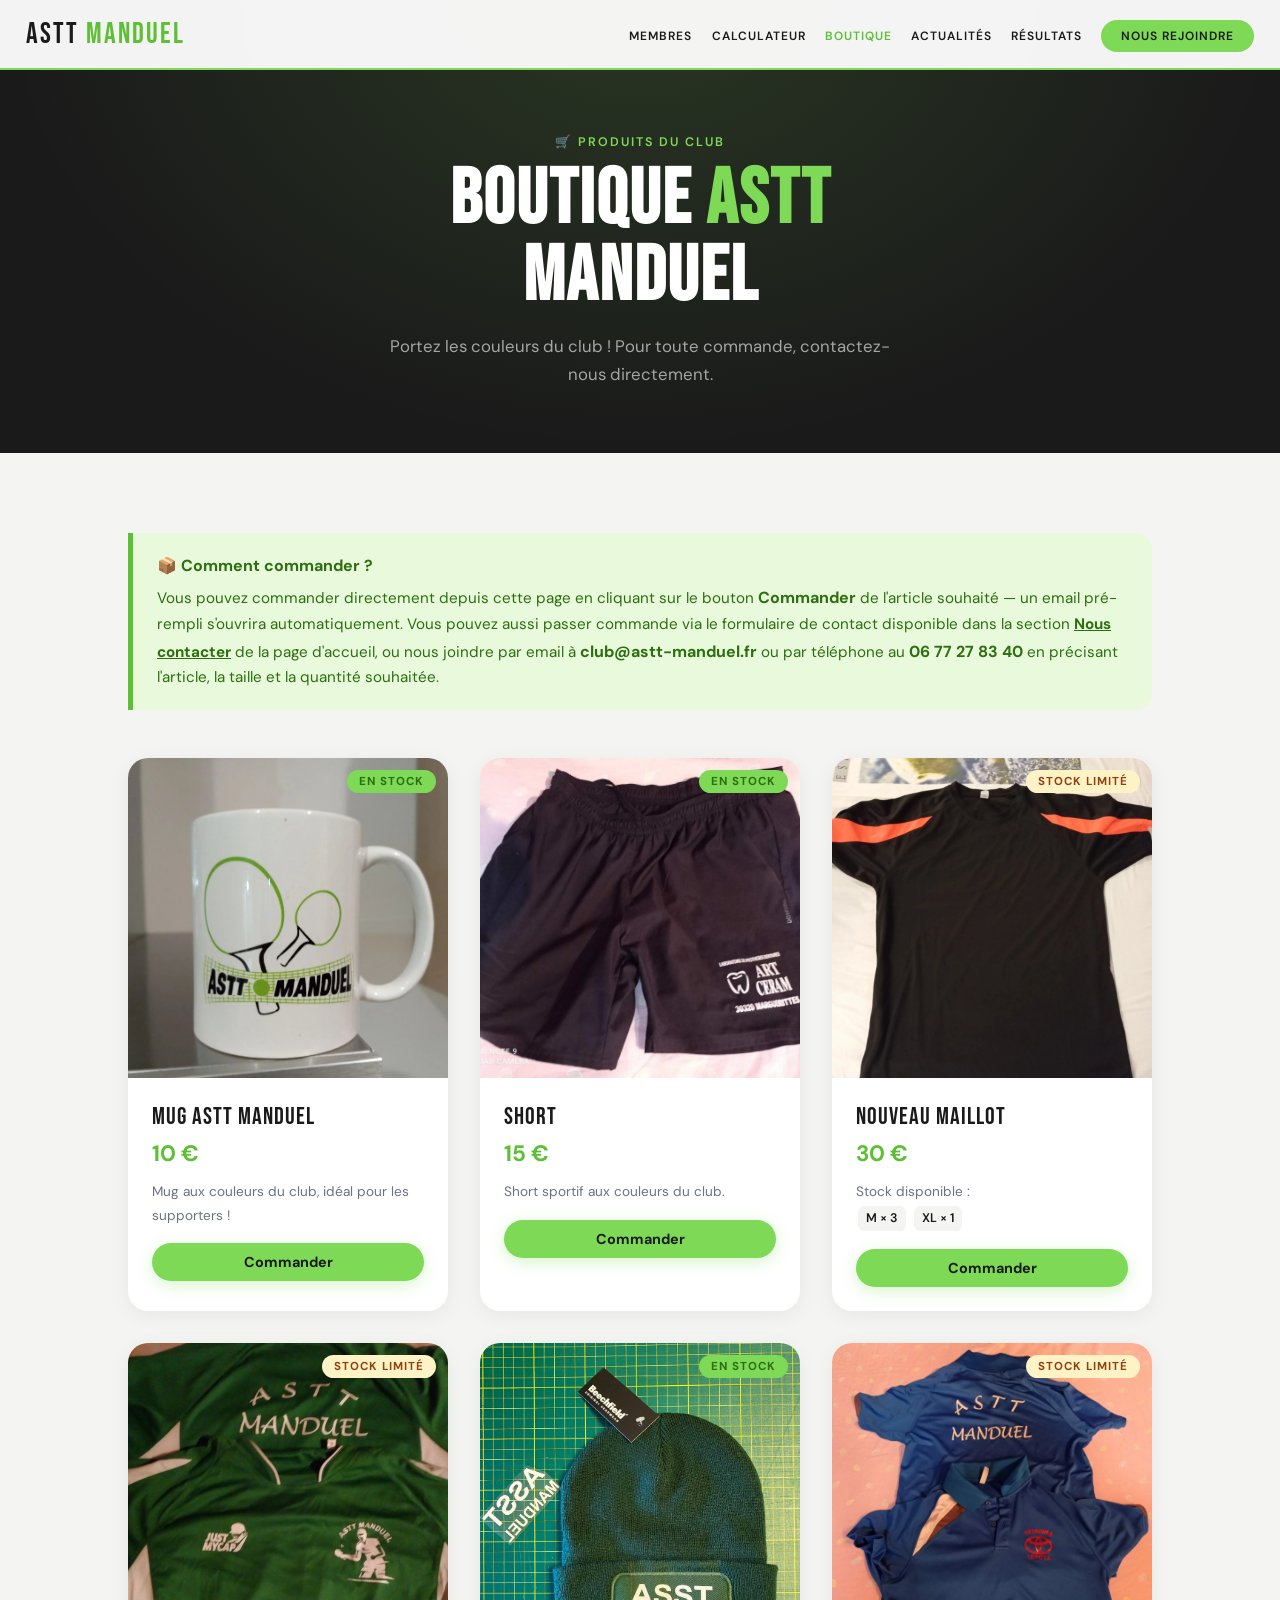
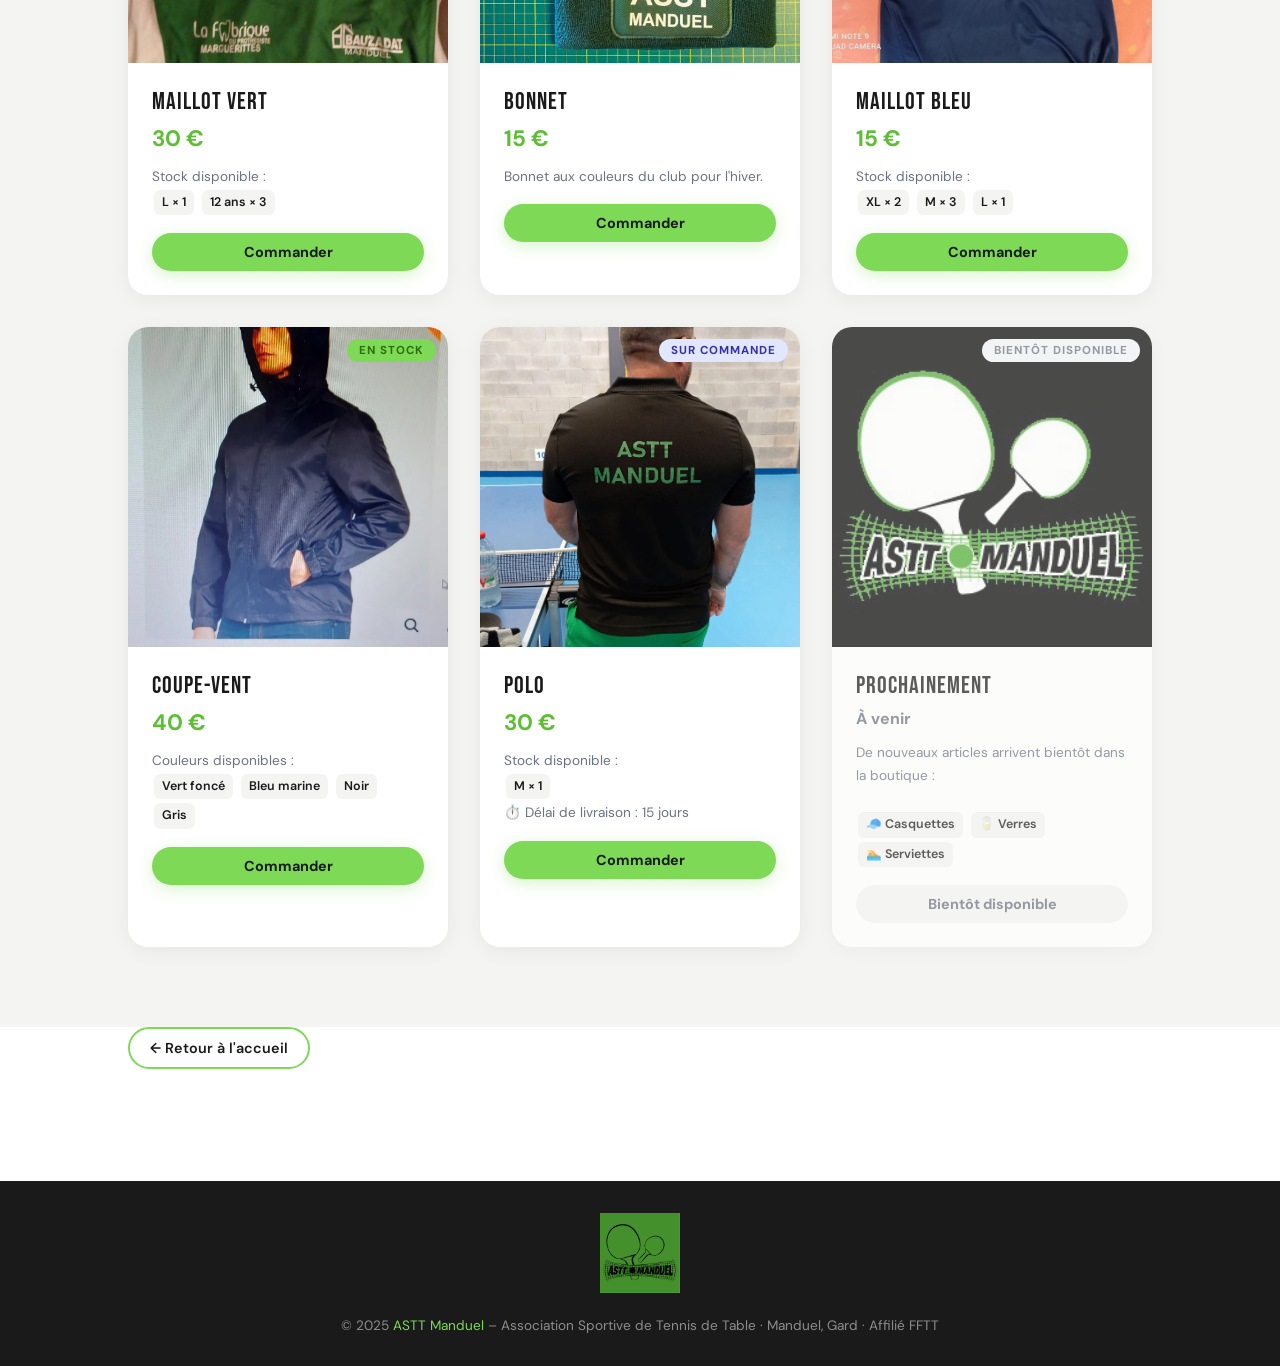
<file: boutique.html>
<!DOCTYPE html>
<html lang="fr">
<head>
  <meta charset="UTF-8" />
  <meta name="viewport" content="width=device-width, initial-scale=1.0" />
  <title>Boutique – ASTT Manduel</title>
  <link href="https://fonts.googleapis.com/css2?family=Bebas+Neue&family=DM+Sans:ital,wght@0,300;0,400;0,600;1,300&display=swap" rel="stylesheet" />
  <link rel="stylesheet" href="css/style.css" />
  <style>

    .boutique-hero {
      padding-top: 70px;
      background: var(--text);
      text-align: center;
      padding-bottom: 4rem;
      position: relative;
      overflow: hidden;
    }

    .boutique-hero::before {
      content: '';
      position: absolute;
      inset: 0;
      background: radial-gradient(ellipse at 50% 0%, rgba(126,217,87,.15) 0%, transparent 70%);
    }

    .boutique-hero-inner {
      position: relative;
      z-index: 1;
      padding-top: 4rem;
    }

    .boutique-hero .section-tag { color: var(--green-light); justify-content: center; display: flex; }

    .boutique-hero h1 {
      font-family: 'Bebas Neue', sans-serif;
      font-size: clamp(3rem, 6vw, 5.5rem);
      letter-spacing: 2px;
      line-height: 1;
      margin-bottom: 1rem;
      color: white;
      animation: fadeUp .6s ease both;
    }
    .boutique-hero h1 span { color: var(--green-light); }

    .boutique-hero p {
      color: rgba(255,255,255,.6);
      font-size: 1.05rem;
      max-width: 500px;
      margin: 0 auto;
      line-height: 1.7;
      animation: fadeUp .6s .1s ease both;
    }

    .boutique-container {
      padding: 5rem 10%;
      background: var(--gray);
    }

    .commande-info {
      background: var(--green-pale);
      border-left: 5px solid var(--green-mid);
      border-radius: 0 16px 16px 0;
      padding: 1.2rem 1.5rem;
      margin-bottom: 3rem;
      font-size: .95rem;
      color: var(--green-dark);
      line-height: 1.7;
    }
    .commande-info strong { display: block; margin-bottom: .3rem; font-size: 1rem; }

    .produits-grid {
      display: grid;
      grid-template-columns: repeat(auto-fill, minmax(280px, 1fr));
      gap: 2rem;
    }

    .produit-card {
      background: var(--white);
      border-radius: 20px;
      overflow: hidden;
      box-shadow: 0 4px 20px rgba(0,0,0,.06);
      transition: transform .25s, box-shadow .25s;
    }
    .produit-card:hover {
      transform: translateY(-6px);
      box-shadow: 0 12px 36px rgba(0,0,0,.1);
    }

    .produit-photo {
      width: 100%;
      aspect-ratio: 1/1;
      background: var(--green-pale);
      display: flex;
      align-items: center;
      justify-content: center;
      overflow: hidden;
      position: relative;
    }
    .produit-photo img {
      width: 100%;
      height: 100%;
      object-fit: cover;
    }
    .produit-photo-placeholder {
      font-size: 5rem;
      opacity: .25;
    }

    .stock-badge {
      position: absolute;
      top: 12px; right: 12px;
      font-size: .72rem;
      font-weight: 700;
      letter-spacing: 1px;
      text-transform: uppercase;
      padding: 4px 12px;
      border-radius: 50px;
    }
    .stock-badge.disponible { background: var(--green-light); color: var(--green-dark); }
    .stock-badge.stock-limite { background: #fef3c7; color: #92400e; }
    .stock-badge.sur-commande { background: #e0e7ff; color: #3730a3; }

    .produit-info { padding: 1.5rem; }

    .produit-nom {
      font-family: 'Bebas Neue', sans-serif;
      font-size: 1.5rem;
      letter-spacing: 1px;
      margin-bottom: .5rem;
      color: var(--text);
    }

    .produit-prix {
      font-size: 1.4rem;
      font-weight: 700;
      color: var(--green-mid);
      margin-bottom: .75rem;
    }

    .produit-details {
      font-size: .85rem;
      color: var(--muted);
      line-height: 1.7;
      margin-bottom: 1rem;
    }

    .produit-details span {
      display: inline-block;
      background: var(--gray);
      border-radius: 6px;
      padding: 2px 8px;
      margin: 2px;
      font-weight: 600;
      font-size: .78rem;
      color: var(--text);
    }

    .produit-cta {
      display: block;
      width: 100%;
      text-align: center;
      background: var(--green-light);
      color: var(--text);
      font-weight: 700;
      font-size: .9rem;
      padding: 10px;
      border-radius: 50px;
      text-decoration: none;
      transition: background .2s, transform .15s;
      box-shadow: 0 4px 16px rgba(126,217,87,.3);
    }
    .produit-cta:hover { background: var(--green-mid); transform: translateY(-2px); }

    .back-btn {
      display: inline-flex;
      align-items: center;
      gap: .5rem;
      text-decoration: none;
      color: var(--text);
      font-weight: 600;
      font-size: .9rem;
      padding: 10px 20px;
      border: 2px solid var(--green-light);
      border-radius: 50px;
      transition: background .2s, transform .15s;
      margin: 0 10% 3rem;
      width: fit-content;
    }
    .back-btn:hover { background: var(--green-pale); transform: translateX(-4px); }

    @media (max-width: 900px) {
      .produits-grid { grid-template-columns: repeat(auto-fill, minmax(220px, 1fr)); }
    }
  </style>
</head>
<body>

<!-- NAV -->
<nav>
  <div class="logo"><a href="index.html" style="text-decoration:none;color:inherit;">ASTT <span>Manduel</span></a></div>
  <button class="hamburger" onclick="toggleMenu()" id="hamburger">☰</button>
  <ul id="nav-menu">
    <li><a href="membres.html">Membres</a></li>
    <li><a href="calculateur.html">Calculateur</a></li>
    <li><a href="boutique.html" style="color:var(--green-mid);">Boutique</a></li>
    <li><a href="activites.html">Actualités</a></li>
    <li><a href="resultats.html">Résultats</a></li>
    <li><a href="index.html#contact" class="nav-cta">Nous rejoindre</a></li>
  </ul>
</nav>

<!-- HERO -->
<div class="boutique-hero">
  <div class="boutique-hero-inner">
    <div class="section-tag">🛒 Produits du club</div>
    <h1>Boutique <span>ASTT</span><br>Manduel</h1>
    <p>Portez les couleurs du club ! Pour toute commande, contactez-nous directement.</p>
  </div>
</div>

<!-- BOUTIQUE -->
<div class="boutique-container">

  <div class="commande-info">
    <strong>📦 Comment commander ?</strong>
    Vous pouvez commander directement depuis cette page en cliquant sur le bouton <strong style="display:inline;">Commander</strong> de l'article souhaité — un email pré-rempli s'ouvrira automatiquement. Vous pouvez aussi passer commande via le formulaire de contact disponible dans la section <a href="index.html#contact" style="color:var(--green-dark); font-weight:700; display:inline;">Nous contacter</a> de la page d'accueil, ou nous joindre par email à <strong style="display:inline;">club@astt-manduel.fr</strong> ou par téléphone au <strong style="display:inline;">06 77 27 83 40</strong> en précisant l'article, la taille et la quantité souhaitée.
  </div>

  <div class="produits-grid">

    <!-- MUG -->
    <div class="produit-card">
      <div class="produit-photo">
        <img src="img/boutique/mug.jpg" alt="Mug ASTT Manduel" />
        <div class="stock-badge disponible">En stock</div>
      </div>
      <div class="produit-info">
        <div class="produit-nom">Mug ASTT Manduel</div>
        <div class="produit-prix">10 €</div>
        <div class="produit-details">Mug aux couleurs du club, idéal pour les supporters !</div>
        <a href="mailto:club@astt-manduel.fr?subject=Commande - Mug" class="produit-cta">Commander</a>
      </div>
    </div>

    <!-- SHORT -->
    <div class="produit-card">
      <div class="produit-photo">
        <img src="img/boutique/short.jpg" alt="Short ASTT Manduel" />
        <div class="stock-badge disponible">En stock</div>
      </div>
      <div class="produit-info">
        <div class="produit-nom">Short</div>
        <div class="produit-prix">15 €</div>
        <div class="produit-details">Short sportif aux couleurs du club.</div>
        <a href="mailto:club@astt-manduel.fr?subject=Commande - Short" class="produit-cta">Commander</a>
      </div>
    </div>

    <!-- NOUVEAU MAILLOT -->
    <div class="produit-card">
      <div class="produit-photo">
        <img src="img/boutique/nouveau-maillot.jpg" alt="Nouveau Maillot ASTT Manduel" />
        <div class="stock-badge stock-limite">Stock limité</div>
      </div>
      <div class="produit-info">
        <div class="produit-nom">Nouveau Maillot</div>
        <div class="produit-prix">30 €</div>
        <div class="produit-details">
          Stock disponible :<br>
          <span>M × 3</span>
          <span>XL × 1</span>
        </div>
        <a href="mailto:club@astt-manduel.fr?subject=Commande - Nouveau Maillot" class="produit-cta">Commander</a>
      </div>
    </div>

    <!-- MAILLOT VERT -->
    <div class="produit-card">
      <div class="produit-photo">
        <img src="img/boutique/maillot-vert.jpg" alt="Maillot Vert ASTT Manduel" />
        <div class="stock-badge stock-limite">Stock limité</div>
      </div>
      <div class="produit-info">
        <div class="produit-nom">Maillot Vert</div>
        <div class="produit-prix">30 €</div>
        <div class="produit-details">
          Stock disponible :<br>
          <span>L × 1</span>
          <span>12 ans × 3</span>
        </div>
        <a href="mailto:club@astt-manduel.fr?subject=Commande - Maillot Vert" class="produit-cta">Commander</a>
      </div>
    </div>

    <!-- BONNET -->
    <div class="produit-card">
      <div class="produit-photo">
        <img src="img/boutique/bonnet.jpg" alt="Bonnet ASTT Manduel" />
        <div class="stock-badge disponible">En stock</div>
      </div>
      <div class="produit-info">
        <div class="produit-nom">Bonnet</div>
        <div class="produit-prix">15 €</div>
        <div class="produit-details">Bonnet aux couleurs du club pour l'hiver.</div>
        <a href="mailto:club@astt-manduel.fr?subject=Commande - Bonnet" class="produit-cta">Commander</a>
      </div>
    </div>

    <!-- MAILLOT BLEU -->
    <div class="produit-card">
      <div class="produit-photo">
        <img src="img/boutique/maillot-bleu.jpg" alt="Maillot Bleu ASTT Manduel" />
        <div class="stock-badge stock-limite">Stock limité</div>
      </div>
      <div class="produit-info">
        <div class="produit-nom">Maillot Bleu</div>
        <div class="produit-prix">15 €</div>
        <div class="produit-details">
          Stock disponible :<br>
          <span>XL × 2</span>
          <span>M × 3</span>
          <span>L × 1</span>
        </div>
        <a href="mailto:club@astt-manduel.fr?subject=Commande - Maillot Bleu" class="produit-cta">Commander</a>
      </div>
    </div>

    <!-- COUPE-VENT -->
    <div class="produit-card">
      <div class="produit-photo">
        <img src="img/boutique/coupe-vent.jpg" alt="Coupe-Vent ASTT Manduel" />
        <div class="stock-badge disponible">En stock</div>
      </div>
      <div class="produit-info">
        <div class="produit-nom">Coupe-Vent</div>
        <div class="produit-prix">40 €</div>
        <div class="produit-details">
          Couleurs disponibles :<br>
          <span>Vert foncé</span>
          <span>Bleu marine</span>
          <span>Noir</span>
          <span>Gris</span>
        </div>
        <a href="mailto:club@astt-manduel.fr?subject=Commande - Coupe-Vent" class="produit-cta">Commander</a>
      </div>
    </div>

    <!-- POLO -->
    <div class="produit-card">
      <div class="produit-photo">
        <img src="img/boutique/polo.jpg" alt="Polo ASTT Manduel" />
        <div class="stock-badge sur-commande">Sur commande</div>
      </div>
      <div class="produit-info">
        <div class="produit-nom">Polo</div>
        <div class="produit-prix">30 €</div>
        <div class="produit-details">
          Stock disponible :<br>
          <span>M × 1</span><br>
          ⏱️ Délai de livraison : 15 jours
        </div>
        <a href="mailto:club@astt-manduel.fr?subject=Commande - Polo" class="produit-cta">Commander</a>
      </div>
    </div>

    <!-- PROCHAINEMENT -->
    <div class="produit-card" style="opacity:.7;">
      <div class="produit-photo" style="background: var(--gray);">
        <img src="img/boutique/prochainement.jpg" alt="Prochainement" />
        <div class="stock-badge" style="background:#f3f4f6; color:var(--muted);">Bientôt disponible</div>
      </div>
      <div class="produit-info">
        <div class="produit-nom">Prochainement</div>
        <div class="produit-prix" style="color:var(--muted); font-size:1rem;">À venir</div>
        <div class="produit-details">
          De nouveaux articles arrivent bientôt dans la boutique :<br><br>
          <span>🧢 Casquettes</span>
          <span>🥛 Verres</span>
          <span>🏊 Serviettes</span>
        </div>
        <div style="display:block; width:100%; text-align:center; background:var(--gray); color:var(--muted); font-weight:700; font-size:.9rem; padding:10px; border-radius:50px;">Bientôt disponible</div>
      </div>
    </div>

  </div>
</div>

<!-- BOUTON RETOUR -->
<a href="index.html" class="back-btn">← Retour à l'accueil</a>

<!-- FOOTER -->
<footer style="margin-top:4rem;">
  <img src="img/Logo.png" alt="Logo ASTT Manduel" style="width:80px; margin-bottom:1rem; opacity:.8;" />
  <p>© 2025 <span>ASTT Manduel</span> – Association Sportive de Tennis de Table · Manduel, Gard · Affilié FFTT</p>
</footer>

<script>
  function toggleMenu() {
    const menu = document.getElementById('nav-menu');
    const hamburger = document.getElementById('hamburger');
    menu.classList.toggle('open');
    hamburger.textContent = menu.classList.contains('open') ? '✕' : '☰';
  }
</script>

</body>
</html>
</file>
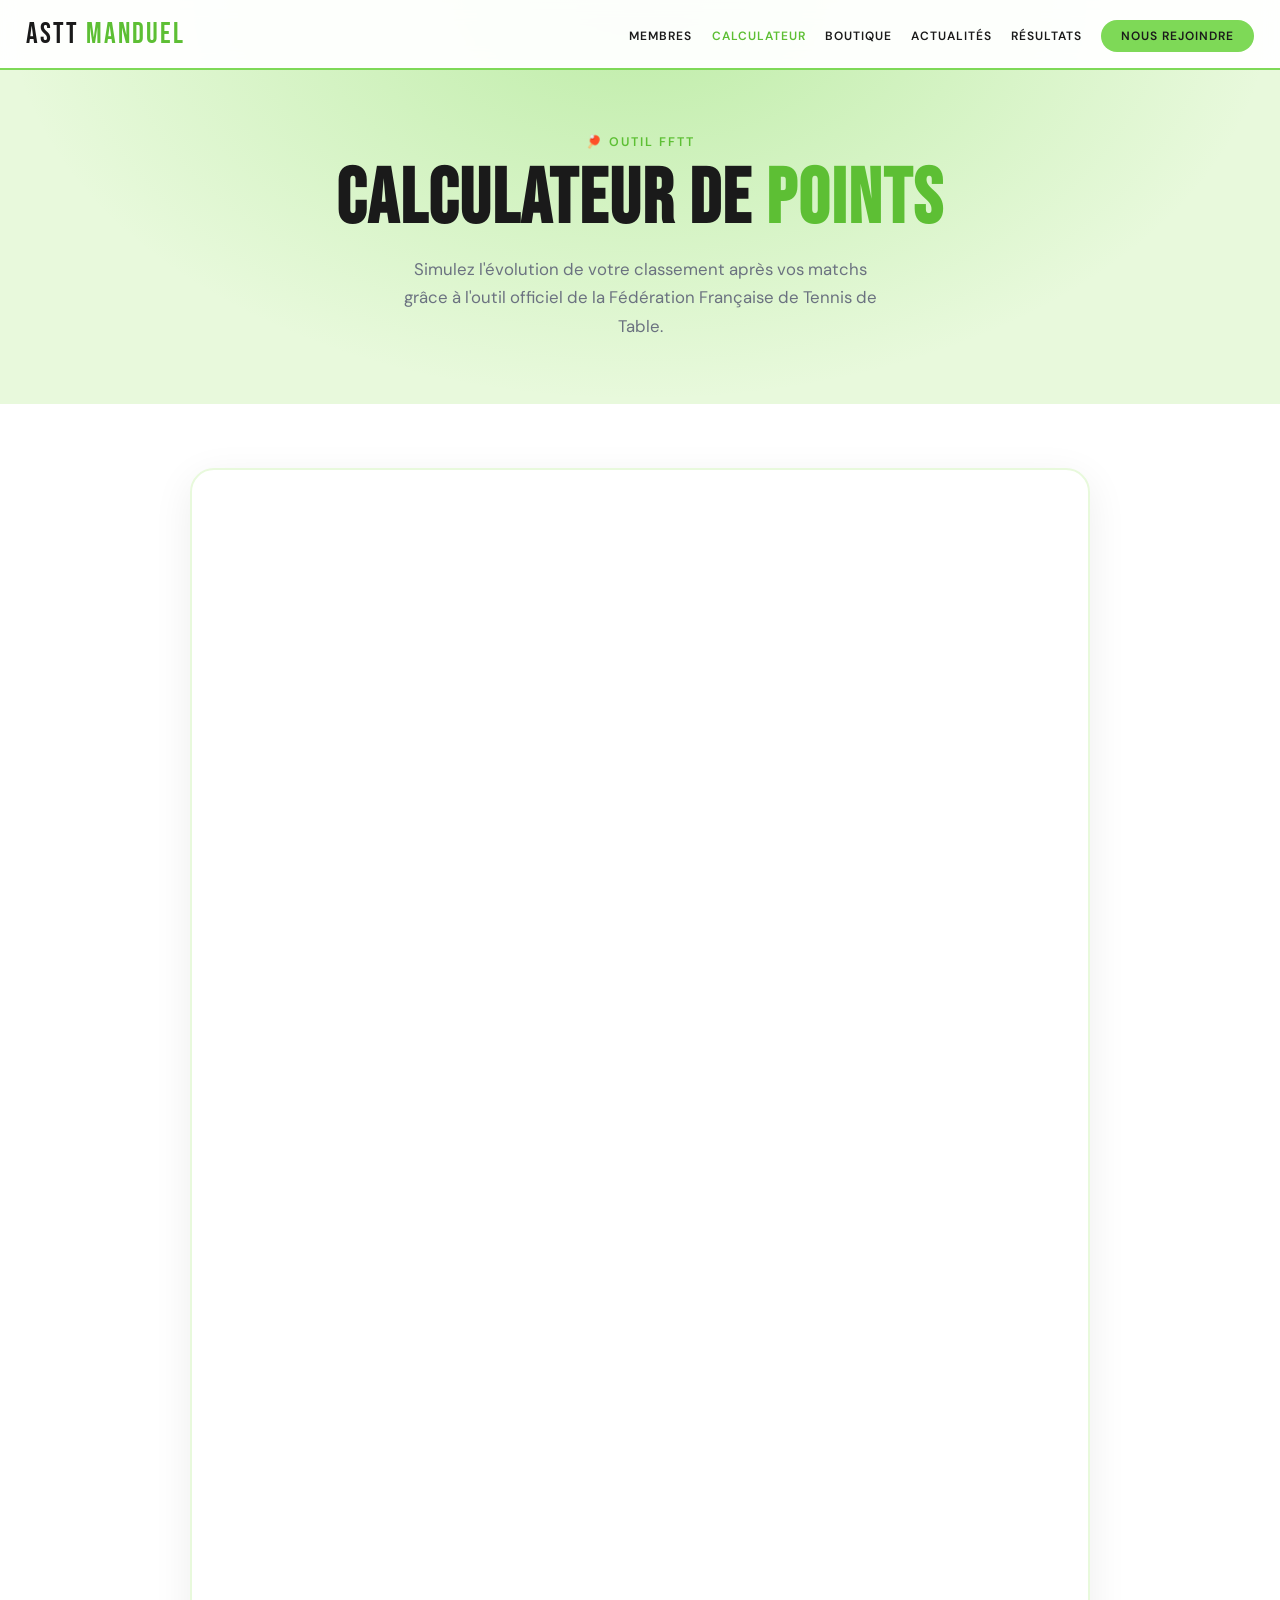
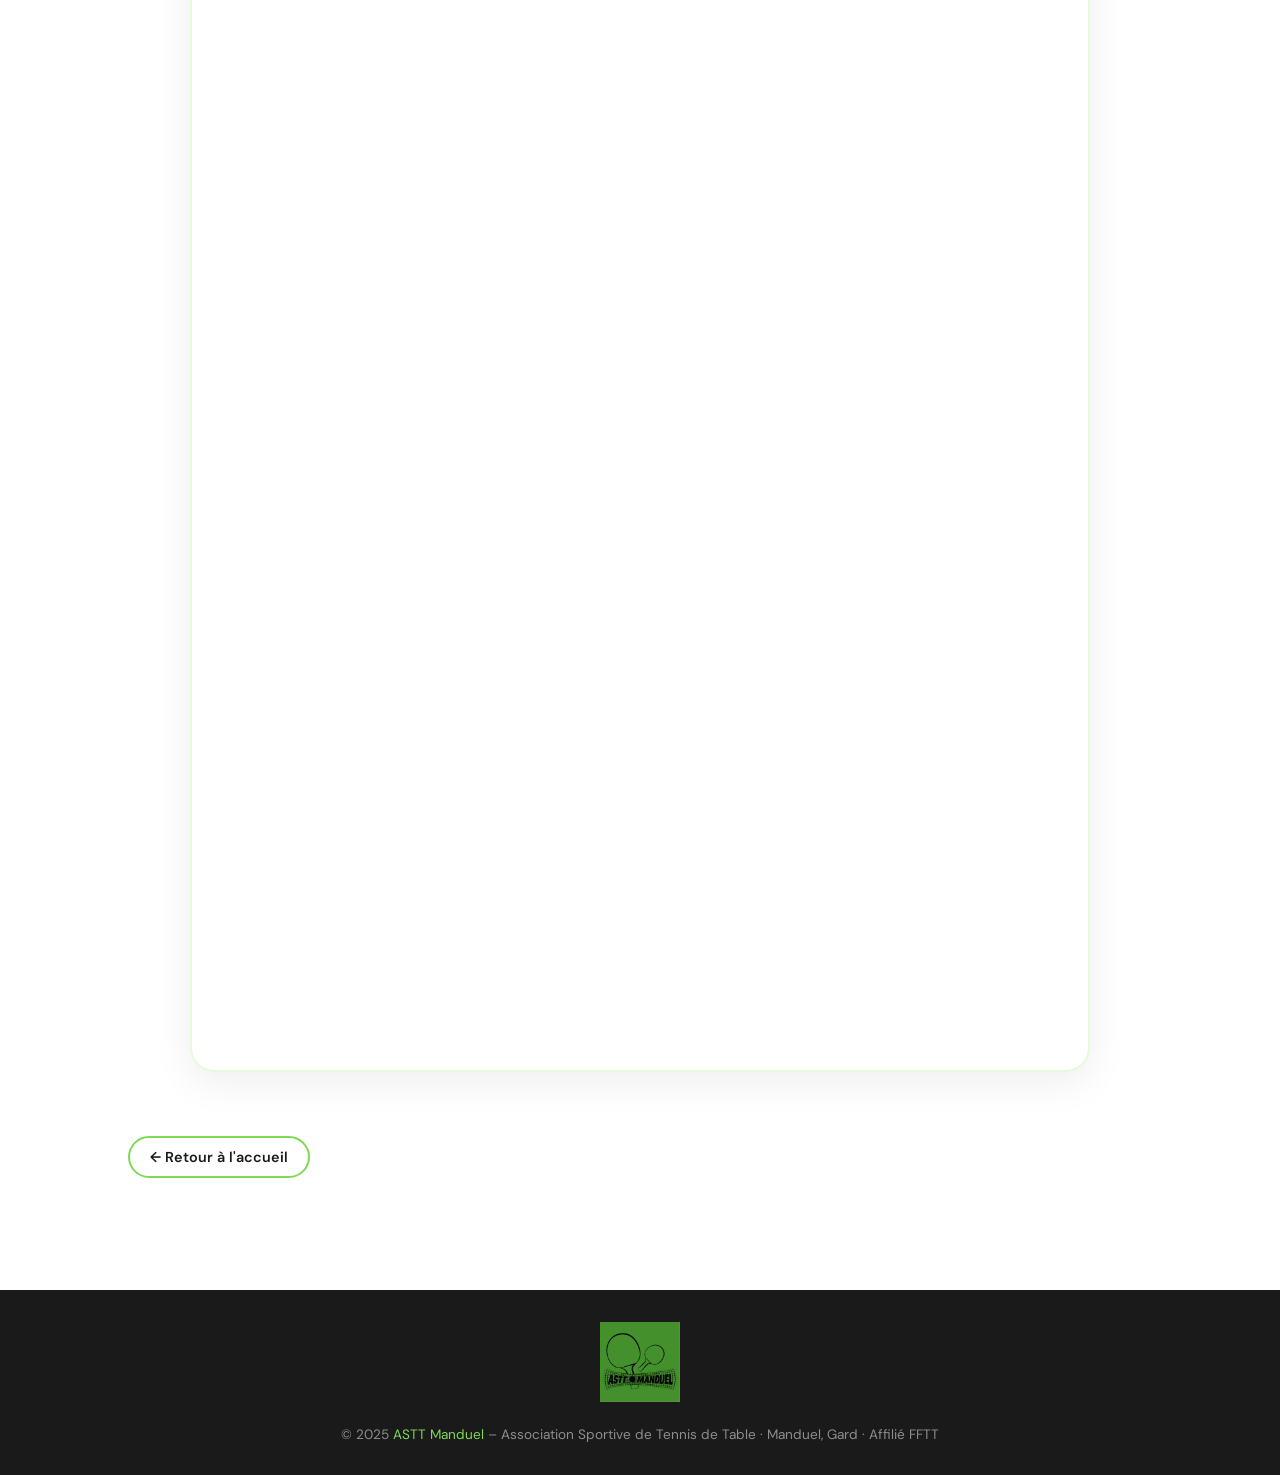
<file: calculateur.html>
<!DOCTYPE html>
<html lang="fr">
<head>
  <meta charset="UTF-8" />
  <meta name="viewport" content="width=device-width, initial-scale=1.0" />
  <title>Calculateur de points – ASTT Manduel</title>
  <link href="https://fonts.googleapis.com/css2?family=Bebas+Neue&family=DM+Sans:ital,wght@0,300;0,400;0,600;1,300&display=swap" rel="stylesheet" />
  <link rel="stylesheet" href="css/style.css" />
  <style>

    .calc-hero {
      padding-top: 70px;
      background: var(--green-pale);
      text-align: center;
      padding-bottom: 4rem;
      position: relative;
      overflow: hidden;
    }

    .calc-hero::before {
      content: '';
      position: absolute;
      inset: 0;
      background: radial-gradient(ellipse at 50% 0%, rgba(126,217,87,.4) 0%, transparent 70%);
    }

    .calc-hero-inner {
      position: relative;
      z-index: 1;
      padding-top: 4rem;
    }

    .calc-hero h1 {
      font-family: 'Bebas Neue', sans-serif;
      font-size: clamp(3rem, 6vw, 5.5rem);
      letter-spacing: 2px;
      line-height: 1;
      margin-bottom: 1rem;
      animation: fadeUp .6s ease both;
    }
    .calc-hero h1 span { color: var(--green-mid); }

    .calc-hero p {
      color: var(--muted);
      font-size: 1.05rem;
      max-width: 500px;
      margin: 0 auto;
      line-height: 1.7;
      animation: fadeUp .6s .1s ease both;
    }

    .calc-container {
      padding: 4rem 10%;
      background: var(--white);
    }

    .calc-wrapper {
      max-width: 900px;
      margin: 0 auto;
      background: var(--white);
      border-radius: 24px;
      overflow: hidden;
      box-shadow: 0 10px 40px rgba(0,0,0,.07);
      border: 2px solid var(--green-pale);
    }

    .back-btn {
      display: inline-flex;
      align-items: center;
      gap: .5rem;
      text-decoration: none;
      color: var(--text);
      font-weight: 600;
      font-size: .9rem;
      padding: 10px 20px;
      border: 2px solid var(--green-light);
      border-radius: 50px;
      transition: background .2s, transform .15s;
      margin: 0 10% 3rem;
      width: fit-content;
    }
    .back-btn:hover { background: var(--green-pale); transform: translateX(-4px); }

  </style>
</head>
<body>

<!-- NAV -->
<nav>
  <div class="logo"><a href="index.html" style="text-decoration:none;color:inherit;">ASTT <span>Manduel</span></a></div>
  <button class="hamburger" onclick="toggleMenu()" id="hamburger">☰</button>
  <ul id="nav-menu">
    <li><a href="membres.html">Membres</a></li>
    <li><a href="calculateur.html" style="color:var(--green-mid);">Calculateur</a></li>
    <li><a href="boutique.html">Boutique</a></li>
    <li><a href="activites.html">Actualités</a></li>
    <li><a href="resultats.html">Résultats</a></li>
    <li><a href="index.html#contact" class="nav-cta">Nous rejoindre</a></li>
  </ul>
</nav>

<!-- HERO -->
<div class="calc-hero">
  <div class="calc-hero-inner">
    <div class="section-tag">🏓 Outil FFTT</div>
    <h1>Calculateur de <span>Points</span></h1>
    <p>Simulez l'évolution de votre classement après vos matchs grâce à l'outil officiel de la Fédération Française de Tennis de Table.</p>
  </div>
</div>

<!-- CALCULATEUR -->
<div class="calc-container">
  <div class="calc-wrapper">
    <iframe
      loading="lazy"
      src="https://www.pongiste.fr/include/pages/calculateur_points.php?version=3"
      width="100%"
      height="2195px"
      scrolling="no"
      frameborder="0">
    </iframe>
  </div>
</div>

<!-- BOUTON RETOUR -->
<a href="index.html" class="back-btn">← Retour à l'accueil</a>

<!-- FOOTER -->
<footer style="margin-top:4rem;">
  <img src="img/Logo.png" alt="Logo ASTT Manduel" style="width:80px; margin-bottom:1rem; opacity:.8;" />
  <p>© 2025 <span>ASTT Manduel</span> – Association Sportive de Tennis de Table · Manduel, Gard · Affilié FFTT</p>
</footer>

<script type="text/javascript" src="https://www.pongiste.fr/include/js/jquery.min.js"></script>
<script type="text/javascript" src="https://www.pongiste.fr/include/setIframeHeight-master/dist/set-iframe-height-parent.js"></script>

<script>
  function toggleMenu() {
    const menu = document.getElementById('nav-menu');
    const hamburger = document.getElementById('hamburger');
    menu.classList.toggle('open');
    hamburger.textContent = menu.classList.contains('open') ? '✕' : '☰';
  }
</script>

</body>
</html>
</file>
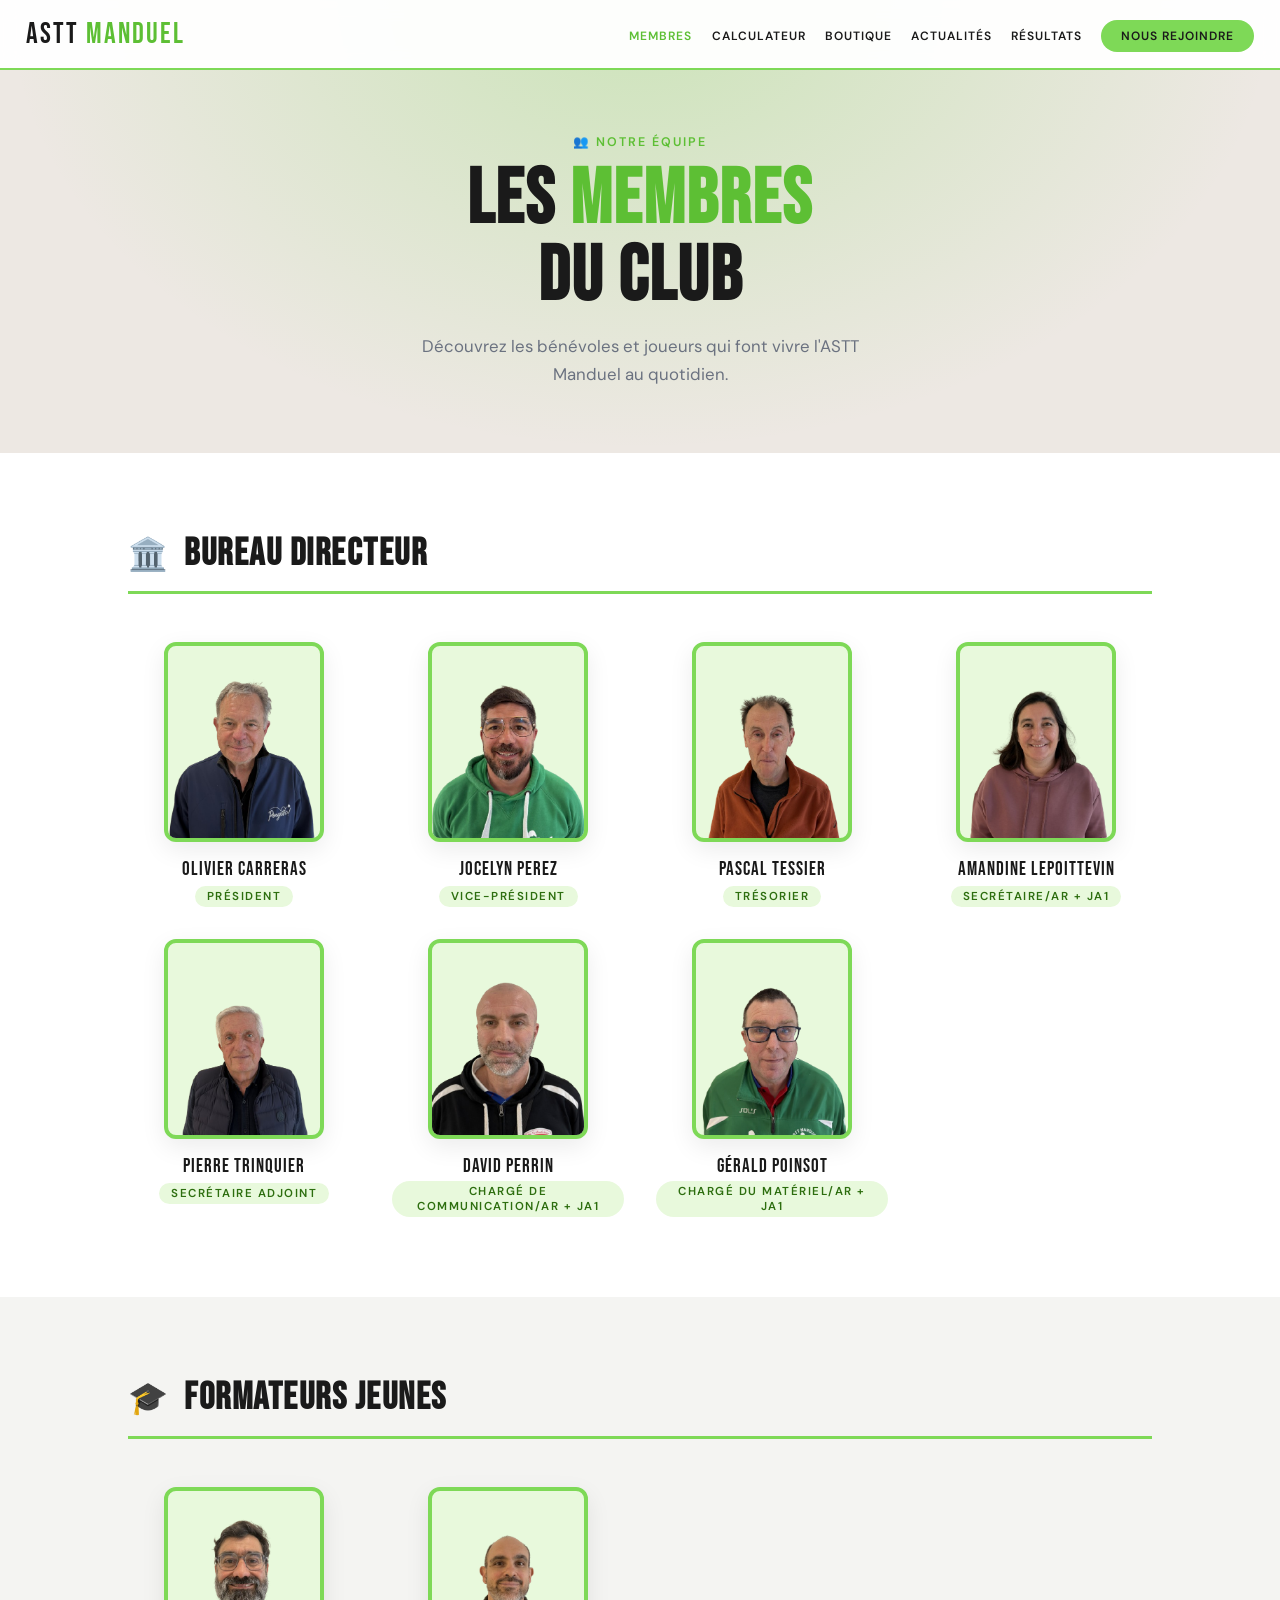
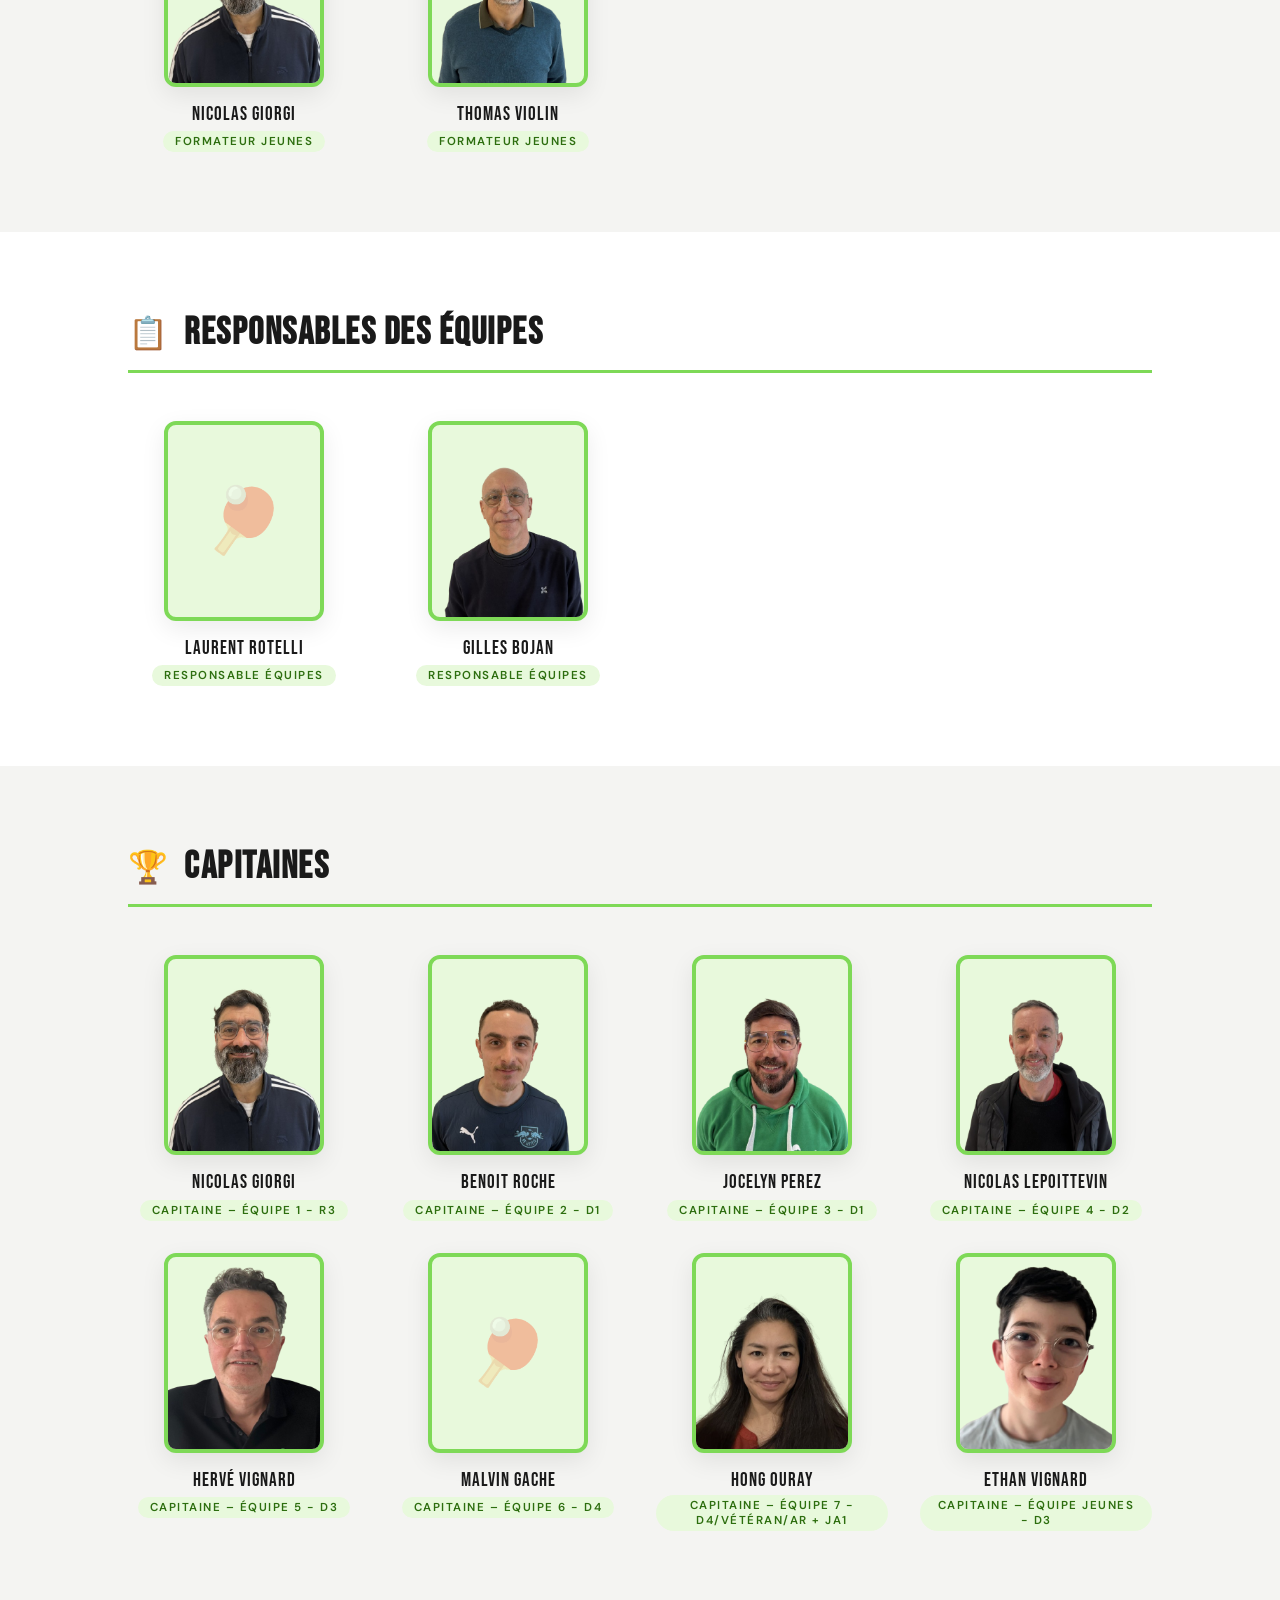
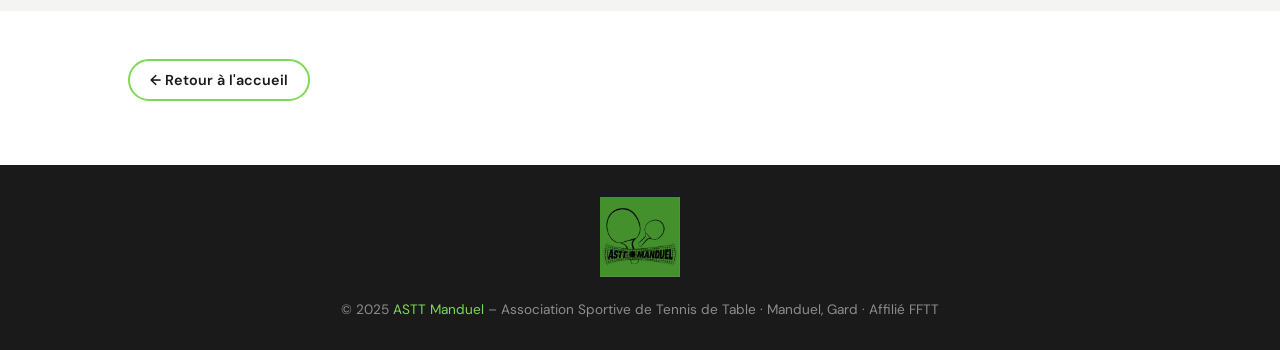
<file: membres.html>
<!DOCTYPE html>
<html lang="fr">
<head>
  <meta charset="UTF-8" />
  <meta name="viewport" content="width=device-width, initial-scale=1.0" />
  <title>Membres – ASTT Manduel</title>
  <link href="https://fonts.googleapis.com/css2?family=Bebas+Neue&family=DM+Sans:ital,wght@0,300;0,400;0,600;1,300&display=swap" rel="stylesheet" />
  <link rel="stylesheet" href="css/style.css" />
  <style>

    .membres-hero {
      padding-top: 70px;
      background: #ede8e3;
      text-align: center;
      padding-bottom: 4rem;
      position: relative;
      overflow: hidden;
    }

    .membres-hero::before {
      content: '';
      position: absolute;
      inset: 0;
      background: radial-gradient(ellipse at 50% 0%, rgba(126,217,87,.3) 0%, transparent 70%);
    }

    .membres-hero-inner {
      position: relative;
      z-index: 1;
      padding-top: 4rem;
    }

    .membres-hero .section-tag { justify-content: center; display: flex; }

    .membres-hero h1 {
      font-family: 'Bebas Neue', sans-serif;
      font-size: clamp(3rem, 6vw, 5.5rem);
      letter-spacing: 2px;
      line-height: 1;
      margin-bottom: 1rem;
      animation: fadeUp .6s ease both;
    }
    .membres-hero h1 span { color: var(--green-mid); }

    .membres-hero p {
      color: var(--muted);
      font-size: 1.05rem;
      max-width: 500px;
      margin: 0 auto;
      line-height: 1.7;
      animation: fadeUp .6s .1s ease both;
    }

    .membres-section { padding: 5rem 10%; }
    .membres-section:nth-child(even) { background: var(--gray); }
    .membres-section:nth-child(odd) { background: var(--white); }

    .membres-section-title {
      display: flex;
      align-items: center;
      gap: 1rem;
      margin-bottom: 3rem;
      padding-bottom: 1rem;
      border-bottom: 3px solid var(--green-light);
    }
    .membres-section-title h2 {
      font-size: clamp(1.8rem, 3vw, 2.5rem);
      margin-bottom: 0;
    }
    .membres-section-title .role-emoji { font-size: 2rem; }

    .membres-grid {
      display: grid;
      grid-template-columns: repeat(auto-fill, minmax(200px, 1fr));
      gap: 2rem;
    }

    .membre-card {
      text-align: center;
      transition: transform .25s;
    }
    .membre-card:hover { transform: translateY(-6px); }

    .membre-photo {
      width: 160px;
      height: 200px;
      border-radius: 12px;
      margin: 0 auto 1rem;
      overflow: hidden;
      border: 4px solid var(--green-light);
      background: var(--green-pale);
      display: flex;
      align-items: center;
      justify-content: center;
      position: relative;
      box-shadow: 0 8px 24px rgba(0,0,0,.08);
      transition: border-color .2s, box-shadow .2s;
    }
    .membre-card:hover .membre-photo {
      border-color: var(--green-mid);
      box-shadow: 0 12px 32px rgba(126,217,87,.25);
    }

    .membre-photo img {
      width: 100%;
      height: 100%;
      object-fit: cover;
      opacity: 0;
      transition: opacity .3s ease;
    }
    .membre-photo img.loaded { opacity: 1; }

    .membre-photo-placeholder {
      font-size: 4rem;
      opacity: .35;
      user-select: none;
    }

    .membre-nom {
      font-family: 'Bebas Neue', sans-serif;
      font-size: 1.2rem;
      letter-spacing: 1px;
      color: var(--text);
      margin-bottom: .2rem;
    }

    .membre-role {
      display: inline-block;
      background: var(--green-pale);
      color: var(--green-dark);
      font-size: .72rem;
      font-weight: 600;
      letter-spacing: 1.5px;
      text-transform: uppercase;
      padding: 3px 12px;
      border-radius: 50px;
    }

    .back-btn {
      display: inline-flex;
      align-items: center;
      gap: .5rem;
      text-decoration: none;
      color: var(--text);
      font-weight: 600;
      font-size: .9rem;
      padding: 10px 20px;
      border: 2px solid var(--green-light);
      border-radius: 50px;
      transition: background .2s, transform .15s;
      margin: 3rem 10% 0;
      width: fit-content;
    }
    .back-btn:hover { background: var(--green-pale); transform: translateX(-4px); }

    @media (max-width: 900px) {
      .membres-grid { grid-template-columns: repeat(auto-fill, minmax(150px, 1fr)); gap: 1.5rem; }
      .membre-photo { width: 120px; height: 150px; }
    }
  </style>
</head>
<body>

<!-- NAV -->
<nav>
  <div class="logo"><a href="index.html" style="text-decoration:none;color:inherit;">ASTT <span>Manduel</span></a></div>
  <button class="hamburger" onclick="toggleMenu()" id="hamburger">☰</button>
  <ul id="nav-menu">
    <li><a href="membres.html" style="color:var(--green-mid);">Membres</a></li>
    <li><a href="calculateur.html">Calculateur</a></li>
    <li><a href="boutique.html">Boutique</a></li>
    <li><a href="activites.html">Actualités</a></li>
    <li><a href="resultats.html">Résultats</a></li>
    <li><a href="index.html#contact" class="nav-cta">Nous rejoindre</a></li>
  </ul>
</nav>

<!-- HERO -->
<div class="membres-hero">
  <div class="membres-hero-inner">
    <div class="section-tag">👥 Notre équipe</div>
    <h1>Les <span>Membres</span><br>du club</h1>
    <p>Découvrez les bénévoles et joueurs qui font vivre l'ASTT Manduel au quotidien.</p>
  </div>
</div>

<!-- BUREAU DIRECTEUR -->
<div class="membres-section">
  <div class="membres-section-title">
    <span class="role-emoji">🏛️</span>
    <h2>Bureau Directeur</h2>
  </div>
  <div class="membres-grid">

    <div class="membre-card">
      <div class="membre-photo">
        <img src="img/membres/carrerra-removebg-preview.png" alt="Olivier Carreras" />
      </div>
      <div class="membre-nom">Olivier CARRERAS</div>
      <div class="membre-role">Président</div>
    </div>

    <div class="membre-card">
      <div class="membre-photo">
        <img src="img/membres/perez-removebg-preview.png" alt="Jocelyn Perez" />
      </div>
      <div class="membre-nom">Jocelyn PEREZ</div>
      <div class="membre-role">Vice-Président</div>
    </div>

    <div class="membre-card">
      <div class="membre-photo">
        <img src="img/membres/pascal-removebg-preview.png" alt="Pascal Tessier" />
      </div>
      <div class="membre-nom">Pascal TESSIER</div>
      <div class="membre-role">Trésorier</div>
    </div>

    <div class="membre-card">
      <div class="membre-photo">
        <img src="img/membres/amandine-lepoittevin-removebg-preview.png" alt="Amandine Lepoittevin" />
      </div>
      <div class="membre-nom">Amandine LEPOITTEVIN</div>
      <div class="membre-role">Secrétaire/AR + JA1</div>
    </div>

    <div class="membre-card">
      <div class="membre-photo">
        <img src="img/membres/pierre-removebg-preview.png" alt="Pierre Trinquier" />
      </div>
      <div class="membre-nom">Pierre TRINQUIER</div>
      <div class="membre-role">Secrétaire Adjoint</div>
    </div>

    <div class="membre-card">
      <div class="membre-photo">
        <img src="img/membres/david-removebg-preview.png" alt="David Perrin" />
      </div>
      <div class="membre-nom">David PERRIN</div>
      <div class="membre-role">Chargé de communication/AR + JA1</div>
    </div>

    <div class="membre-card">
      <div class="membre-photo">
        <img src="img/membres/poinsot-removebg-preview.png" alt="Gérald Poinsot" />
      </div>
      <div class="membre-nom">Gérald POINSOT</div>
      <div class="membre-role">Chargé du matériel/AR + JA1</div>
    </div>

  </div>
</div>

<!-- FORMATEURS JEUNES -->
<div class="membres-section">
  <div class="membres-section-title">
    <span class="role-emoji">🎓</span>
    <h2>Formateurs Jeunes</h2>
  </div>
  <div class="membres-grid">

    <div class="membre-card">
      <div class="membre-photo">
        <img src="img/membres/giorgi-removebg-preview.png" alt="Nicolas Giorgi" />
      </div>
      <div class="membre-nom">Nicolas GIORGI</div>
      <div class="membre-role">Formateur jeunes</div>
    </div>

    <div class="membre-card">
      <div class="membre-photo">
        <img src="img/membres/thomas-removebg-preview.png" alt="Thomas Violin" />
      </div>
      <div class="membre-nom">Thomas VIOLIN</div>
      <div class="membre-role">Formateur jeunes</div>
    </div>

  </div>
</div>

<!-- RESPONSABLES DES ÉQUIPES -->
<div class="membres-section">
  <div class="membres-section-title">
    <span class="role-emoji">📋</span>
    <h2>Responsables des équipes</h2>
  </div>
  <div class="membres-grid">

    <div class="membre-card">
      <div class="membre-photo">
        <div class="membre-photo-placeholder">🏓</div>
      </div>
      <div class="membre-nom">Laurent ROTELLI</div>
      <div class="membre-role">Responsable équipes</div>
    </div>

    <div class="membre-card">
      <div class="membre-photo">
        <img src="img/membres/gilles-removebg-preview.png" alt="Gilles Bojan" />
      </div>
      <div class="membre-nom">Gilles BOJAN</div>
      <div class="membre-role">Responsable équipes</div>
    </div>

  </div>
</div>

<!-- CAPITAINES -->
<div class="membres-section">
  <div class="membres-section-title">
    <span class="role-emoji">🏆</span>
    <h2>Capitaines</h2>
  </div>
  <div class="membres-grid">

    <div class="membre-card">
      <div class="membre-photo">
        <img src="img/membres/giorgi-removebg-preview.png" alt="Nicolas Giorgi" />
      </div>
      <div class="membre-nom">Nicolas GIORGI</div>
      <div class="membre-role">Capitaine – Équipe 1 - R3</div>
    </div>

    <div class="membre-card">
      <div class="membre-photo">
        <img src="img/membres/benoit-roche-removebg-preview.png" alt="Benoit Roche" />
      </div>
      <div class="membre-nom">Benoit ROCHE</div>
      <div class="membre-role">Capitaine – Équipe 2 - D1</div>
    </div>

    <div class="membre-card">
      <div class="membre-photo">
        <img src="img/membres/perez-removebg-preview.png" alt="Jocelyn Perez" />
      </div>
      <div class="membre-nom">Jocelyn PEREZ</div>
      <div class="membre-role">Capitaine – Équipe 3 - D1</div>
    </div>

    <div class="membre-card">
      <div class="membre-photo">
        <img src="img/membres/nico-removebg-preview.png" alt="Nicolas Lepoittevin" />
      </div>
      <div class="membre-nom">Nicolas LEPOITTEVIN</div>
      <div class="membre-role">Capitaine – Équipe 4 - D2</div>
    </div>

    <div class="membre-card">
      <div class="membre-photo">
        <img src="img/membres/hervé-removebg-preview.png" alt="Hervé Vignard" />
      </div>
      <div class="membre-nom">Hervé VIGNARD</div>
      <div class="membre-role">Capitaine – Équipe 5 - D3</div>
    </div>

    <div class="membre-card">
      <div class="membre-photo">
        <div class="membre-photo-placeholder">🏓</div>
      </div>
      <div class="membre-nom">Malvin GACHE</div>
      <div class="membre-role">Capitaine – Équipe 6 - D4</div>
    </div>

    <div class="membre-card">
      <div class="membre-photo">
        <img src="img/membres/hong-removebg-preview.png" alt="Hong Ouray" />
      </div>
      <div class="membre-nom">Hong OURAY</div>
      <div class="membre-role">Capitaine – Équipe 7 - D4/Vétéran/AR + JA1</div>
    </div>

    <div class="membre-card">
      <div class="membre-photo">
        <img src="img/membres/ethan-removebg-preview.png" alt="Ethan Vignard" />
      </div>
      <div class="membre-nom">Ethan VIGNARD</div>
      <div class="membre-role">Capitaine – Équipe Jeunes - D3</div>
    </div>

  </div>
</div>

<!-- BOUTON RETOUR -->
<a href="index.html" class="back-btn">← Retour à l'accueil</a>

<!-- FOOTER -->
<footer style="margin-top:4rem;">
  <img src="img/Logo.png" alt="Logo ASTT Manduel" style="width:80px; margin-bottom:1rem; opacity:.8;" />
  <p>© 2025 <span>ASTT Manduel</span> – Association Sportive de Tennis de Table · Manduel, Gard · Affilié FFTT</p>
</footer>

<script>
  document.querySelectorAll('.membre-photo img').forEach(img => {
    if (img.complete) {
      img.classList.add('loaded');
    } else {
      img.addEventListener('load', () => img.classList.add('loaded'));
    }
  });

  function toggleMenu() {
    const menu = document.getElementById('nav-menu');
    const hamburger = document.getElementById('hamburger');
    menu.classList.toggle('open');
    hamburger.textContent = menu.classList.contains('open') ? '✕' : '☰';
  }
</script>

</body>
</html>
</file>
<file: css/style.css>
/* ══════════════════════════════════════════
   ASTT MANDUEL – Feuille de style
   ══════════════════════════════════════════ */

/* ── VARIABLES ── */
:root {
  --white: #ffffff;
  --green-light: #7ed957;
  --green-mid: #5dbf34;
  --green-pale: #e8f9dc;
  --green-dark: #2d6e0f;
  --gray: #f4f4f2;
  --text: #1a1a1a;
  --muted: #6b7280;
}

/* ── RESET ── */
*, *::before, *::after {
  box-sizing: border-box;
  margin: 0;
  padding: 0;
}

html { scroll-behavior: smooth; }

body {
  font-family: 'DM Sans', sans-serif;
  background: var(--white);
  color: var(--text);
  overflow-x: hidden;
}

/* ══════════════════════════════════════════
   NAV
   ══════════════════════════════════════════ */
nav {
  position: fixed;
  top: 0; left: 0; right: 0;
  z-index: 100;
  display: flex;
  align-items: center;
  justify-content: space-between;
  padding: 0 2%;
  height: 70px;
  background: rgba(255,255,255,0.95);
  backdrop-filter: blur(10px);
  border-bottom: 2px solid var(--green-light);
}

.logo {
  font-family: 'Bebas Neue', sans-serif;
  font-size: 1.8rem;
  letter-spacing: 2px;
  color: var(--text);
}
.logo span { color: var(--green-mid); }

nav ul {
  display: flex;
  gap: 1.2rem;
  list-style: none;
}

nav ul a {
  text-decoration: none;
  font-size: 0.75rem;
  font-weight: 600;
  letter-spacing: 1px;
  text-transform: uppercase;
  color: var(--text);
  position: relative;
  padding-bottom: 3px;
  transition: color .2s;
}

nav ul a::after {
  content: '';
  position: absolute;
  left: 0; bottom: 0;
  width: 0; height: 2px;
  background: var(--green-light);
  transition: width .3s ease;
}

nav ul a:hover { color: var(--green-mid); }
nav ul a:hover::after { width: 100%; }

.nav-cta {
  background: var(--green-light);
  color: var(--text) !important;
  padding: 8px 20px;
  border-radius: 50px;
  font-weight: 600 !important;
  transition: background .2s, transform .15s !important;
}
.nav-cta:hover { background: var(--green-mid) !important; transform: translateY(-2px); }
.nav-cta::after { display: none !important; }

/* ── HAMBURGER ── */
.hamburger {
  display: none;
  background: none;
  border: none;
  font-size: 1.8rem;
  cursor: pointer;
  color: var(--text);
  padding: 0 8px;
}

/* ══════════════════════════════════════════
   PANNEAUX DÉROULANTS
   ══════════════════════════════════════════ */
.panel {
  position: fixed;
  top: 70px; left: 0; right: 0;
  background: white;
  border-bottom: 3px solid var(--green-light);
  box-shadow: 0 10px 40px rgba(0,0,0,.12);
  z-index: 99;
  max-height: 0;
  overflow: hidden;
  overflow-x: hidden;
  transition: max-height .6s ease;
  padding: 0 10%;
}

.panel-inner {
  padding: 3rem 0;
}

.panel-close-btn {
  display: block;
  margin: 0 auto 1.5rem;
  background: none;
  border: 2px solid var(--green-light);
  padding: 8px 24px;
  border-radius: 50px;
  font-family: 'DM Sans', sans-serif;
  font-weight: 600;
  cursor: pointer;
  color: var(--text);
  transition: background .2s;
}
.panel-close-btn:hover { background: var(--green-pale); }

/* ══════════════════════════════════════════
   HERO
   ══════════════════════════════════════════ */
#hero {
  min-height: 100vh;
  display: grid;
  grid-template-columns: 1fr;
  padding-top: 70px;
  overflow: hidden;
  position: relative;
}

.hero-left {
  display: flex;
  flex-direction: column;
  justify-content: center;
  align-items: center;
  text-align: center;
  padding: 8% 20%;
}

.hero-tag {
  display: inline-block;
  background: var(--green-pale);
  color: var(--green-dark);
  font-size: 0.78rem;
  font-weight: 600;
  letter-spacing: 2px;
  text-transform: uppercase;
  padding: 6px 16px;
  border-radius: 50px;
  margin-bottom: 1.5rem;
  width: fit-content;
  animation: fadeUp .6s ease both;
}

h1 {
  font-family: 'Bebas Neue', sans-serif;
  font-size: clamp(3.5rem, 6vw, 6rem);
  line-height: 1;
  letter-spacing: 2px;
  animation: fadeUp .7s .1s ease both;
}
h1 .accent { color: var(--green-mid); }

.hero-sub {
  margin-top: 1.5rem;
  font-size: 1.05rem;
  color: var(--muted);
  line-height: 1.7;
  max-width: 700px;
  animation: fadeUp .7s .2s ease both;
}

.hero-actions {
  display: flex;
  gap: 1rem;
  margin-top: 2.5rem;
  animation: fadeUp .7s .3s ease both;
}

.btn-primary {
  background: var(--green-light);
  color: var(--text);
  padding: 14px 32px;
  border-radius: 50px;
  font-weight: 600;
  font-size: 0.95rem;
  text-decoration: none;
  transition: background .2s, transform .15s, box-shadow .2s;
  box-shadow: 0 4px 20px rgba(126,217,87,.35);
}
.btn-primary:hover {
  background: var(--green-mid);
  transform: translateY(-3px);
  box-shadow: 0 8px 28px rgba(126,217,87,.45);
}

.btn-outline {
  border: 2px solid var(--green-light);
  color: var(--text);
  padding: 12px 28px;
  border-radius: 50px;
  font-weight: 600;
  font-size: 0.95rem;
  text-decoration: none;
  transition: background .2s, transform .15s;
}
.btn-outline:hover { background: var(--green-pale); transform: translateY(-3px); }

.hero-stats {
  display: flex;
  gap: 2.5rem;
  margin-top: 3rem;
  animation: fadeUp .7s .4s ease both;
}
.stat-num {
  font-family: 'Bebas Neue', sans-serif;
  font-size: 2.4rem;
  color: var(--green-mid);
  line-height: 1;
}
.stat-label {
  font-size: 0.78rem;
  color: var(--muted);
  text-transform: uppercase;
  letter-spacing: 1px;
  font-weight: 600;
}

/* ══════════════════════════════════════════
   SECTIONS COMMUNES
   ══════════════════════════════════════════ */
section { padding: 6rem 10%; }

.section-tag {
  font-size: 0.78rem;
  font-weight: 600;
  letter-spacing: 2px;
  text-transform: uppercase;
  color: var(--green-mid);
  margin-bottom: .75rem;
}

h2 {
  font-family: 'Bebas Neue', sans-serif;
  font-size: clamp(2.2rem, 4vw, 3.5rem);
  letter-spacing: 1.5px;
  line-height: 1.1;
  margin-bottom: 1.5rem;
}

ul {
  list-style: none;
  padding-left: 0;
}

.section-intro {
  color: var(--muted);
  font-size: 1rem;
  line-height: 1.8;
  max-width: 550px;
}

/* ══════════════════════════════════════════
   ABOUT
   ══════════════════════════════════════════ */
#about {
  background: var(--gray);
  display: grid;
  grid-template-columns: 1fr 1fr;
  gap: 5rem;
  align-items: center;
}

.about-img {
  border-radius: 20px;
  overflow: hidden;
  position: relative;
  aspect-ratio: 4/3;
  background: linear-gradient(135deg, var(--green-pale) 0%, var(--white) 100%);
  display: flex;
  align-items: center;
  justify-content: center;
  box-shadow: 0 20px 60px rgba(0,0,0,.08);
}

.about-icon {
  font-size: 8rem;
  opacity: .2;
}

.about-badge {
  position: absolute;
  bottom: 20px; right: 20px;
  background: var(--green-mid);
  color: white;
  padding: 10px 20px;
  border-radius: 50px;
  font-weight: 600;
  font-size: 0.85rem;
}

.about-text p {
  color: var(--muted);
  line-height: 1.85;
  margin-bottom: 1rem;
}

.values-grid {
  display: grid;
  grid-template-columns: 1fr 1fr;
  gap: 1rem;
  margin-top: 1.5rem;
}

.value-item {
  background: var(--white);
  padding: 1rem 1.2rem;
  border-radius: 12px;
  border-left: 4px solid var(--green-light);
}
.value-item strong { display: block; font-size: .9rem; margin-bottom: .2rem; }
.value-item span { font-size: .8rem; color: var(--muted); }

/* ══════════════════════════════════════════
   ACTIVITÉS
   ══════════════════════════════════════════ */
#activites { background: var(--white); }

.act-header {
  display: flex;
  justify-content: space-between;
  align-items: flex-end;
  margin-bottom: 3rem;
}

.cards-grid {
  display: grid;
  grid-template-columns: repeat(3, 1fr);
  gap: 1.5rem;
}

.card {
  border-radius: 20px;
  padding: 2rem;
  transition: transform .25s, box-shadow .25s;
  position: relative;
  overflow: hidden;
}
.card:hover { transform: translateY(-6px); box-shadow: 0 20px 40px rgba(0,0,0,.1); }

.card-1 { background: var(--green-pale); }
.card-2 { background: var(--green-light); }
.card-3 { background: var(--green-pale); }

.card-icon { font-size: 2.5rem; margin-bottom: 1rem; }

.card h3 {
  font-family: 'Bebas Neue', sans-serif;
  font-size: 1.6rem;
  letter-spacing: 1px;
  margin-bottom: .75rem;
}
.card p { font-size: .9rem; color: var(--text); line-height: 1.7; opacity: .8; }

.card-deco {
  position: absolute;
  bottom: -20px; right: -20px;
  font-size: 5rem;
  opacity: .07;
}

/* ══════════════════════════════════════════
   HORAIRES
   ══════════════════════════════════════════ */
#horaires {
  background: var(--text);
  color: white;
}
#horaires .section-tag { color: var(--green-light); }
#horaires h2 { color: white; }
#horaires .section-intro { color: rgba(255,255,255,.6); }

.horaires-grid {
  display: grid;
  grid-template-columns: repeat(auto-fit, minmax(200px, 1fr));
  gap: 1rem;
  margin-top: 3rem;
}

.horaire-card {
  background: rgba(255,255,255,.05);
  border: 1px solid rgba(126,217,87,.2);
  border-radius: 16px;
  padding: 1.5rem;
  transition: background .2s, border-color .2s;
}
.horaire-card:hover {
  background: rgba(126,217,87,.1);
  border-color: var(--green-light);
}

.horaire-jour {
  font-family: 'Bebas Neue', sans-serif;
  font-size: 1.4rem;
  letter-spacing: 1px;
  color: var(--green-light);
  margin-bottom: .5rem;
}
.horaire-detail { font-size: .85rem; color: rgba(255,255,255,.7); line-height: 1.7; }
.horaire-detail strong { color: white; }

/* ══════════════════════════════════════════
   CONTACT
   ══════════════════════════════════════════ */
#contact {
  background: var(--gray);
  display: grid;
  grid-template-columns: 1fr 1.3fr;
  gap: 5rem;
  align-items: center;
}

.contact-info h2 { margin-bottom: 1rem; }
.contact-info p { color: var(--muted); line-height: 1.8; margin-bottom: 2rem; }

.contact-details { display: flex; flex-direction: column; gap: .9rem; }

.contact-detail {
  display: flex;
  align-items: center;
  gap: 1rem;
  font-size: .95rem;
}

.contact-detail-icon {
  width: 42px; height: 42px;
  border-radius: 50%;
  background: var(--green-light);
  display: flex;
  align-items: center;
  justify-content: center;
  font-size: 1.1rem;
  flex-shrink: 0;
}

.contact-form {
  background: var(--white);
  border-radius: 24px;
  padding: 2.5rem;
  box-shadow: 0 10px 40px rgba(0,0,0,.07);
}

.contact-form h3 {
  font-family: 'Bebas Neue', sans-serif;
  font-size: 1.8rem;
  letter-spacing: 1px;
  margin-bottom: 1.5rem;
}

.form-group { margin-bottom: 1.2rem; }

.form-group label {
  display: block;
  font-size: .8rem;
  font-weight: 600;
  letter-spacing: 1px;
  text-transform: uppercase;
  color: var(--muted);
  margin-bottom: .4rem;
}

.form-group input,
.form-group textarea {
  width: 100%;
  padding: 12px 16px;
  border: 2px solid #e5e7eb;
  border-radius: 10px;
  font-family: 'DM Sans', sans-serif;
  font-size: .95rem;
  color: var(--text);
  background: var(--white);
  transition: border-color .2s;
  outline: none;
  resize: vertical;
}

.form-group input:focus,
.form-group textarea:focus { border-color: var(--green-light); }

.form-row { display: grid; grid-template-columns: 1fr 1fr; gap: 1rem; }

.btn-submit {
  width: 100%;
  background: var(--green-light);
  border: none;
  padding: 14px;
  border-radius: 50px;
  font-family: 'DM Sans', sans-serif;
  font-size: 1rem;
  font-weight: 600;
  cursor: pointer;
  transition: background .2s, transform .15s;
  box-shadow: 0 4px 20px rgba(126,217,87,.3);
}
.btn-submit:hover { background: var(--green-mid); transform: translateY(-2px); }

/* ══════════════════════════════════════════
   INSCRIPTION
   ══════════════════════════════════════════ */
#inscription {
  background: var(--white);
  padding: 4rem 10%;
}

.inscription-box {
  max-width: 750px;
  margin: 0 auto;
  background: var(--green-pale);
  border-radius: 24px;
  padding: 2.5rem;
  border-left: 6px solid var(--green-mid);
}

.inscription-box ul {
  color: var(--muted);
  line-height: 2;
  padding-left: 1.2rem;
  margin-bottom: 1.5rem;
}

.inscription-cta {
  background: var(--green-mid);
  border-radius: 14px;
  padding: 1.2rem 1.5rem;
  color: white;
  text-align: center;
}
.inscription-cta a {
  color: white;
  text-decoration: underline;
}

/* ══════════════════════════════════════════
   FOOTER
   ══════════════════════════════════════════ */
footer {
  background: var(--text);
  color: rgba(255,255,255,.5);
  text-align: center;
  padding: 2rem 10%;
  font-size: .85rem;
  display: flex;
  flex-direction: column;
  align-items: center;
  gap: .5rem;
}
footer span { color: var(--green-light); }

/* ══════════════════════════════════════════
   ANIMATIONS
   ══════════════════════════════════════════ */
@keyframes fadeUp {
  from { opacity: 0; transform: translateY(24px); }
  to   { opacity: 1; transform: translateY(0); }
}
@keyframes fadeIn {
  from { opacity: 0; } to { opacity: 1; }
}
@keyframes float {
  0%, 100% { transform: translateY(0); }
  50%       { transform: translateY(-18px); }
}
@keyframes swing {
  0%, 100% { transform: rotate(-8deg); }
  50%       { transform: rotate(8deg); }
}

/* ══════════════════════════════════════════
   RESPONSIVE
   ══════════════════════════════════════════ */
@media (max-width: 900px) {
  #hero { grid-template-columns: 1fr; min-height: auto; }
  .hero-left { padding: 8% 8%; }
  #about { grid-template-columns: 1fr; }
  #contact { grid-template-columns: 1fr; gap: 2rem; }
  .cards-grid { grid-template-columns: 1fr; }
  .act-header { flex-direction: column; align-items: flex-start; gap: 1rem; }

  /* HAMBURGER */
  .hamburger { display: block; }

  nav ul {
    display: none;
    flex-direction: column;
    position: fixed;
    top: 70px; left: 0; right: 0;
    background: white;
    padding: 2rem 5%;
    gap: 1.5rem;
    border-bottom: 2px solid var(--green-light);
    box-shadow: 0 10px 30px rgba(0,0,0,.1);
    z-index: 98;
  }

  nav ul.open { display: flex; }

  nav ul a {
    font-size: 1rem;
    padding: 8px 0;
  }

  .nav-cta {
    display: inline-block;
    width: fit-content;
    margin-top: .5rem;
  }
}
</file>
